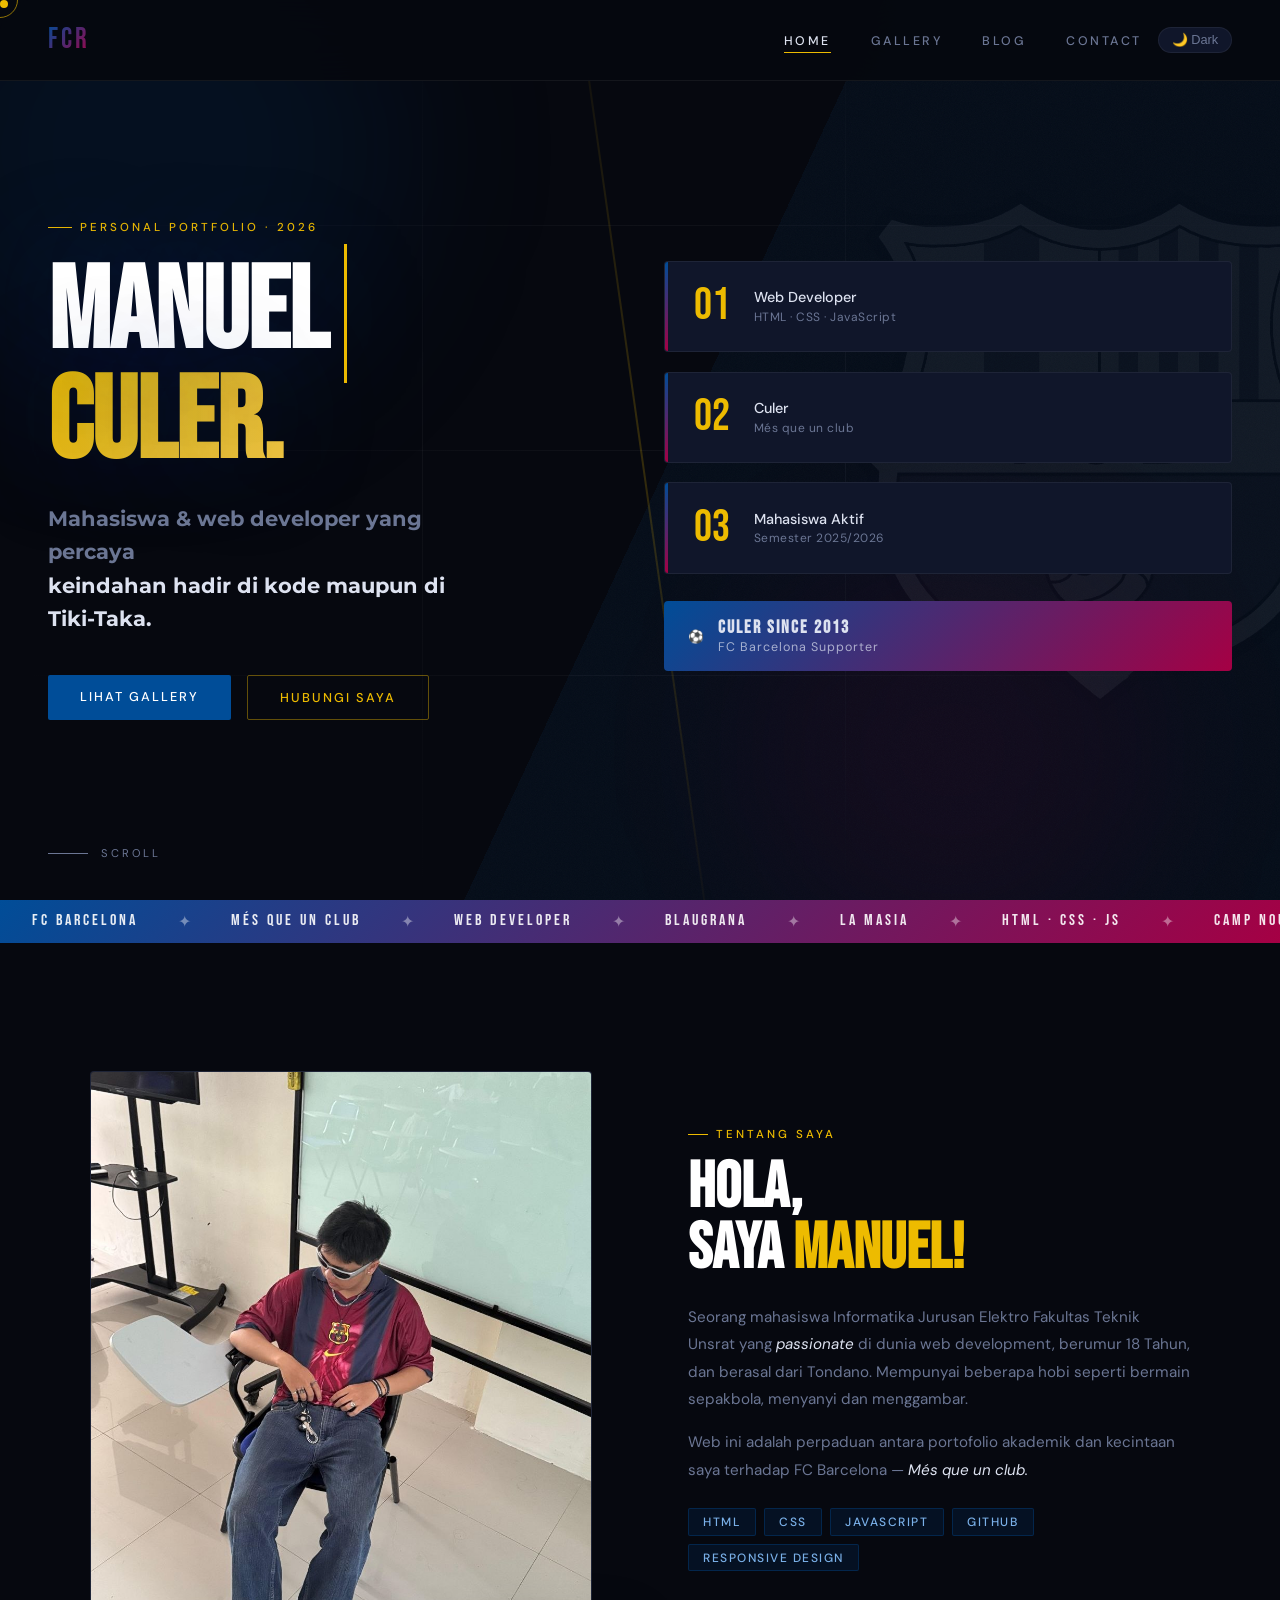
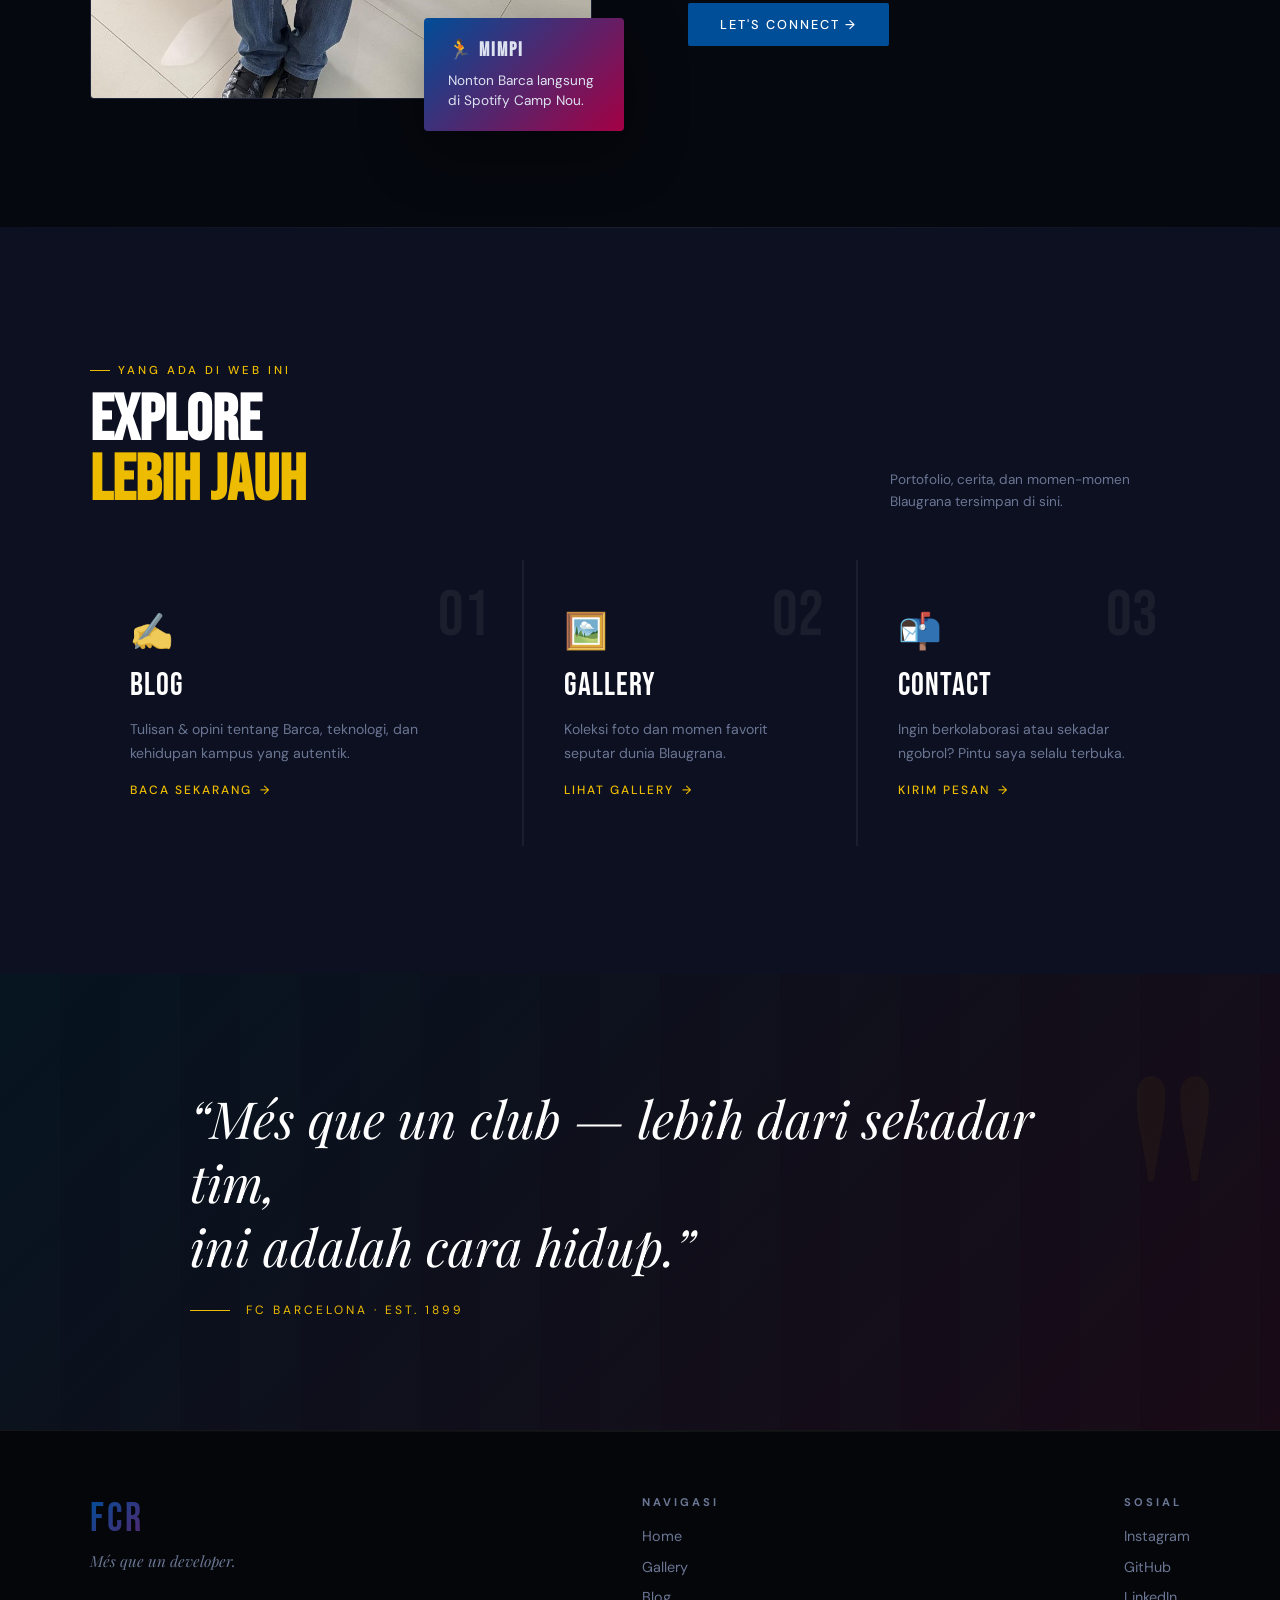
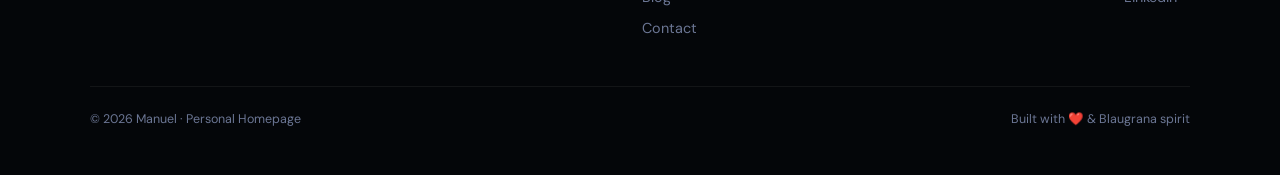
<file: index.html>
<!DOCTYPE html>
<html lang="id">
<head>
  <meta charset="UTF-8"/>
  <meta name="viewport" content="width=device-width, initial-scale=1.0"/>
  <title>Manuel · Més que un Dev</title>
  <link rel="stylesheet" href="style.css"/>
</head>
<body>

<div class="barca-watermark"><img src="img_index/pngwing_com.png" alt="FC Barcelona"/></div>

<!-- NAVBAR -->
<nav class="nav" id="nav">
  <div class="nav-logo">FCR</div>
  <div class="nav-menu">
    <ul class="nav-links" id="navLinks">
      <li><a href="index.html" class="active">Home</a></li>
      <li><a href="gallery.html">Gallery</a></li>
      <li><a href="blog.html">Blog</a></li>
      <li><a href="contact.html">Contact</a></li>
    </ul>
    <button class="theme-toggle" id="themeToggle">🌙 Dark</button>
    <button class="nav-toggle" id="navToggle" aria-label="Menu">
      <span></span><span></span><span></span>
    </button>
  </div>
</nav>

<!-- HERO -->
<section class="hero">
  <div class="hero-bg">
    <div class="pitch-h" style="top:25%"></div>
    <div class="pitch-h" style="top:50%"></div>
    <div class="pitch-h" style="top:75%"></div>
    <div class="pitch-v" style="left:33%"></div>
    <div class="pitch-v" style="left:66%"></div>
    <div class="orb" style="width:500px;height:500px;background:rgba(0,77,152,.12);top:-100px;left:-100px;animation-duration:12s"></div>
    <div class="orb" style="width:400px;height:400px;background:rgba(165,0,68,.08);bottom:-50px;right:10%;animation-duration:9s;animation-direction:alternate-reverse"></div>
  </div>

  <div class="hero-left">
    <p class="hero-eyebrow">Personal Portfolio · 2026</p>
    <h1 class="hero-name">
      <span id="typewriter"></span><span class="tw-cursor">&nbsp;</span>
      <span class="accent">Culer.</span>
    </h1>
    <p class="hero-tagline">
      Mahasiswa &amp; web developer yang percaya<br/>
      <em>keindahan hadir di kode maupun di Tiki-Taka.</em>
    </p>
    <div class="hero-actions">
      <a href="gallery.html" class="btn-prim">Lihat Gallery</a>
      <a href="contact.html" class="btn-ghost">Hubungi Saya</a>
    </div>
  </div>

  <div class="hero-right">
    <div class="stat-card">
      <div class="stat-num">01</div>
      <div class="stat-info">
        <div class="stat-title">Web Developer</div>
        <div class="stat-sub">HTML · CSS · JavaScript</div>
      </div>
    </div>
    <div class="stat-card">
      <div class="stat-num">02</div>
      <div class="stat-info">
        <div class="stat-title">Culer</div>
        <div class="stat-sub">Més que un club</div>
      </div>
    </div>
    <div class="stat-card">
      <div class="stat-num">03</div>
      <div class="stat-info">
        <div class="stat-title">Mahasiswa Aktif</div>
        <div class="stat-sub">Semester 2025/2026</div>
      </div>
    </div>
    <div class="hero-badge">
      <span>&#9917;</span>
      <div><strong>Culer Since 2013</strong><br/><span style="font-size:.78rem;opacity:.7">FC Barcelona Supporter</span></div>
    </div>
  </div>

  <div class="scroll-cue">
    <div class="scroll-line"></div>
    scroll
  </div>
</section>

<!-- MARQUEE -->
<div class="marquee-wrap">
  <div class="marquee-track">
    <span class="marquee-item">FC Barcelona</span><span class="marquee-dot">&#10022;</span>
    <span class="marquee-item">Més que un Club</span><span class="marquee-dot">&#10022;</span>
    <span class="marquee-item">Web Developer</span><span class="marquee-dot">&#10022;</span>
    <span class="marquee-item">Blaugrana</span><span class="marquee-dot">&#10022;</span>
    <span class="marquee-item">La Masia</span><span class="marquee-dot">&#10022;</span>
    <span class="marquee-item">HTML · CSS · JS</span><span class="marquee-dot">&#10022;</span>
    <span class="marquee-item">Camp Nou</span><span class="marquee-dot">&#10022;</span>
    <span class="marquee-item">Culer</span><span class="marquee-dot">&#10022;</span>
    <span class="marquee-item">FC Barcelona</span><span class="marquee-dot">&#10022;</span>
    <span class="marquee-item">Més que un Club</span><span class="marquee-dot">&#10022;</span>
    <span class="marquee-item">Web Developer</span><span class="marquee-dot">&#10022;</span>
    <span class="marquee-item">Blaugrana</span><span class="marquee-dot">&#10022;</span>
    <span class="marquee-item">La Masia</span><span class="marquee-dot">&#10022;</span>
    <span class="marquee-item">HTML · CSS · JS</span><span class="marquee-dot">&#10022;</span>
    <span class="marquee-item">Camp Nou</span><span class="marquee-dot">&#10022;</span>
    <span class="marquee-item">Culer</span><span class="marquee-dot">&#10022;</span>
  </div>
</div>

<!-- ABOUT -->
<section class="about">
  <div class="about-grid">
    <div class="about-img-wrap reveal">
      <div class="about-img-frame">
        <img src="img_index/profile_picture_manu.jpg" alt="Manuel"/>
      </div>
      <div class="about-float">
        <strong>&#127939; Mimpi</strong>
        Nonton Barca langsung di Spotify Camp Nou.
      </div>
    </div>
    <div class="about-content reveal">
      <p class="label-tag">Tentang Saya</p>
      <h2 class="about-h">Hola,<br/>saya <span>Manuel!</span></h2>
      <p class="about-body">
        Seorang mahasiswa Informatika Jurusan Elektro Fakultas Teknik Unsrat yang
        <em>passionate</em> di dunia web development, berumur 18 Tahun, dan berasal dari Tondano.
        Mempunyai beberapa hobi seperti bermain sepakbola, menyanyi dan menggambar.
      </p>
      <p class="about-body">
        Web ini adalah perpaduan antara portofolio akademik dan kecintaan
        saya terhadap FC Barcelona &mdash; <em>Més que un club.</em>
      </p>
      <div class="chips">
        <span class="chip">HTML</span>
        <span class="chip">CSS</span>
        <span class="chip">JavaScript</span>
        <span class="chip">GitHub</span>
        <span class="chip">Responsive Design</span>
      </div>
      <a href="contact.html" class="btn-prim">Let's Connect &rarr;</a>
    </div>
  </div>
</section>

<!-- WORKS -->
<section class="works">
  <div class="works-inner">
    <div class="section-head reveal">
      <div>
        <p class="label-tag" style="margin-bottom:.8rem">Yang Ada di Web Ini</p>
        <h2 class="works-h">Explore<br/><span>Lebih Jauh</span></h2>
      </div>
      <p class="works-sub">Portofolio, cerita, dan momen-momen Blaugrana tersimpan di sini.</p>
    </div>
    <div class="works-grid">
      <a href="blog.html" class="work-item reveal">
        <span class="work-num">01</span>
        <div class="work-icon">&#9997;&#65039;</div>
        <div class="work-title">Blog</div>
        <div class="work-desc">Tulisan &amp; opini tentang Barca, teknologi, dan kehidupan kampus yang autentik.</div>
        <div class="work-link">Baca sekarang</div>
      </a>
      <a href="gallery.html" class="work-item reveal">
        <span class="work-num">02</span>
        <div class="work-icon">&#128444;&#65039;</div>
        <div class="work-title">Gallery</div>
        <div class="work-desc">Koleksi foto dan momen favorit seputar dunia Blaugrana.</div>
        <div class="work-link">Lihat gallery</div>
      </a>
      <a href="contact.html" class="work-item reveal">
        <span class="work-num">03</span>
        <div class="work-icon">&#128236;</div>
        <div class="work-title">Contact</div>
        <div class="work-desc">Ingin berkolaborasi atau sekadar ngobrol? Pintu saya selalu terbuka.</div>
        <div class="work-link">Kirim pesan</div>
      </a>
    </div>
  </div>
</section>

<!-- QUOTE -->
<div class="quote-band">
  <div class="quote-inner">
    <p class="quote-text reveal">
      &ldquo;Més que un club &mdash; lebih dari sekadar tim,<br/>
      ini adalah cara hidup.&rdquo;
    </p>
    <div class="quote-src reveal">
      <span>FC Barcelona &middot; Est. 1899</span>
    </div>
  </div>
</div>

<!-- FOOTER -->
<footer>
  <div class="footer-inner">
    <div class="footer-top">
      <div class="footer-brand">
        <div class="footer-logo">FCR</div>
        <p class="footer-tagline">Més que un developer.</p>
      </div>
      <div class="footer-nav-group">
        <h4>Navigasi</h4>
        <ul class="footer-nav-links">
          <li><a href="index.html">Home</a></li>
          <li><a href="gallery.html">Gallery</a></li>
          <li><a href="blog.html">Blog</a></li>
          <li><a href="contact.html">Contact</a></li>
        </ul>
      </div>
      <div class="footer-nav-group">
        <h4>Sosial</h4>
        <ul class="footer-nav-links">
          <li><a href="#">Instagram</a></li>
          <li><a href="#">GitHub</a></li>
          <li><a href="#">LinkedIn</a></li>
        </ul>
      </div>
    </div>
    <div class="footer-bottom">
      <span>&copy; 2026 Manuel &middot; Personal Homepage</span>
      <span>Built with &#10084;&#65039; &amp; Blaugrana spirit</span>
    </div>
  </div>
</footer>

<script src="script.js"></script>
</body>
</html>
</file>
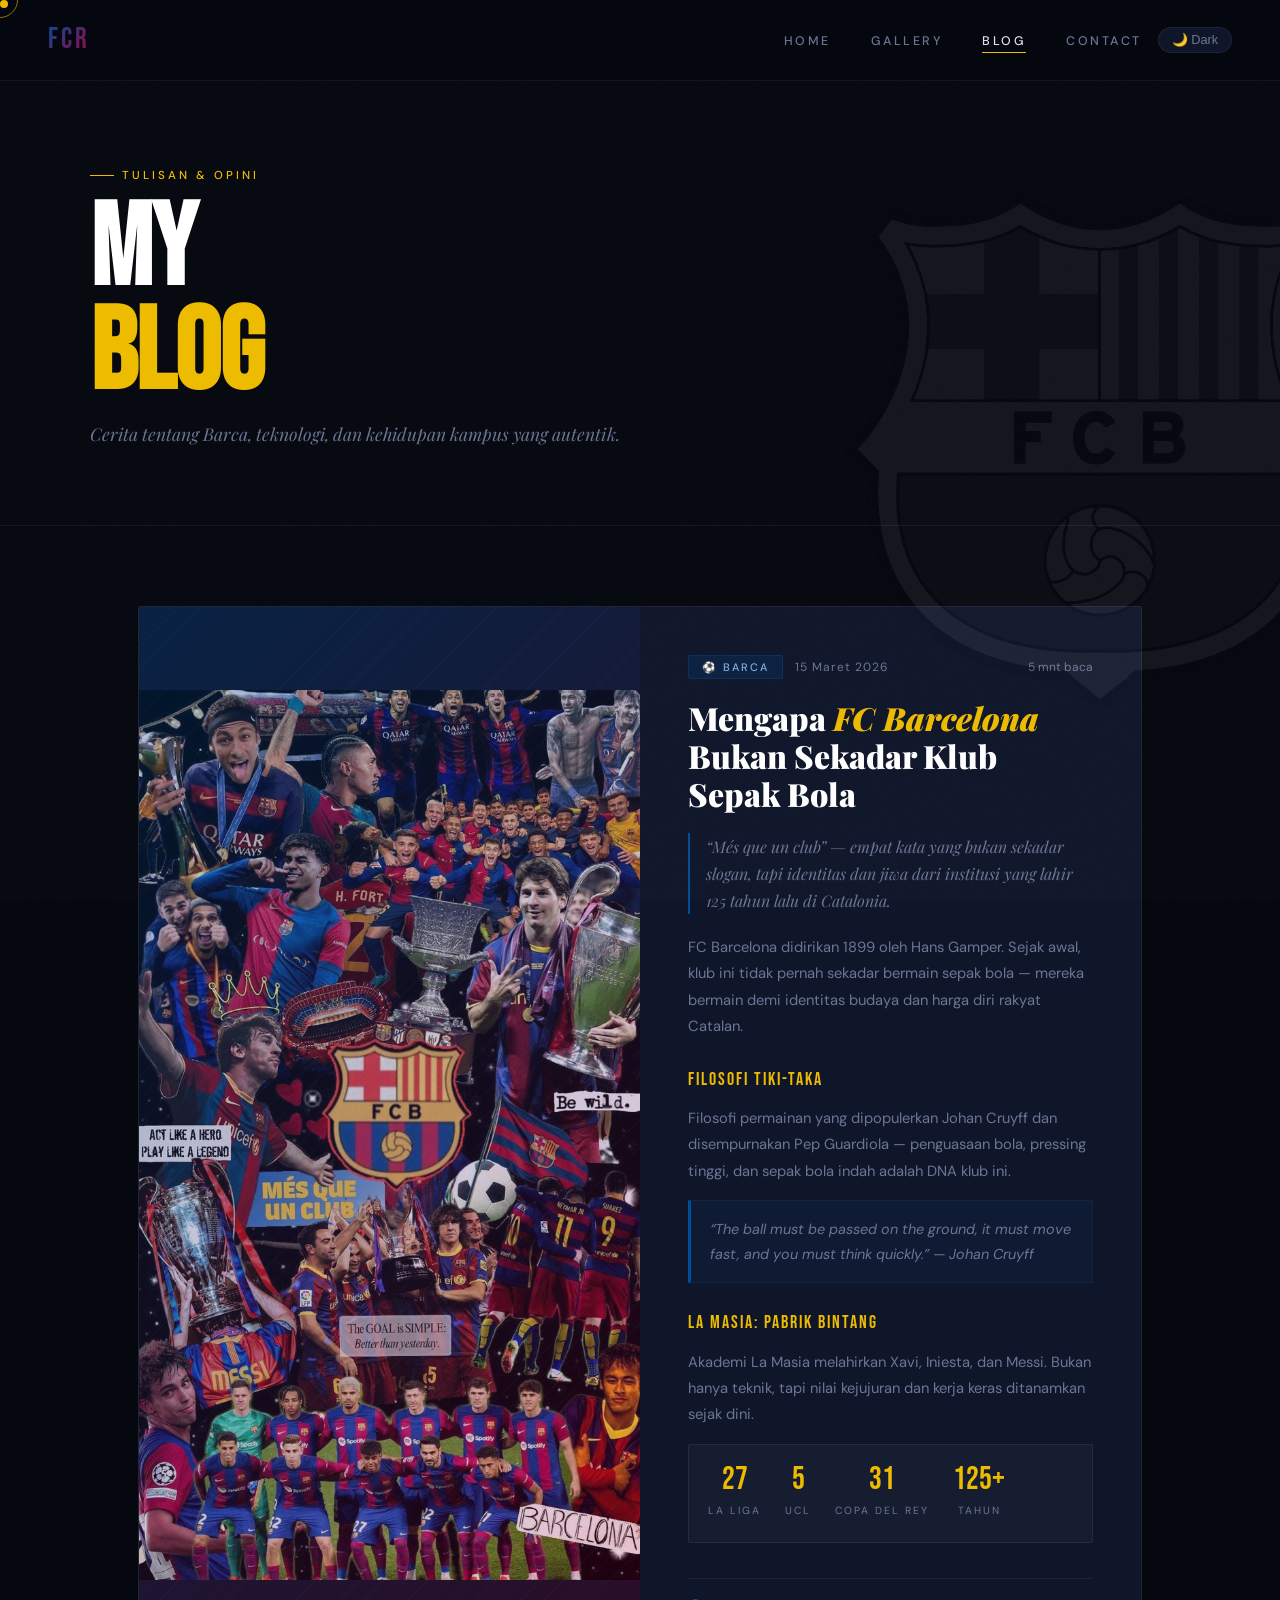
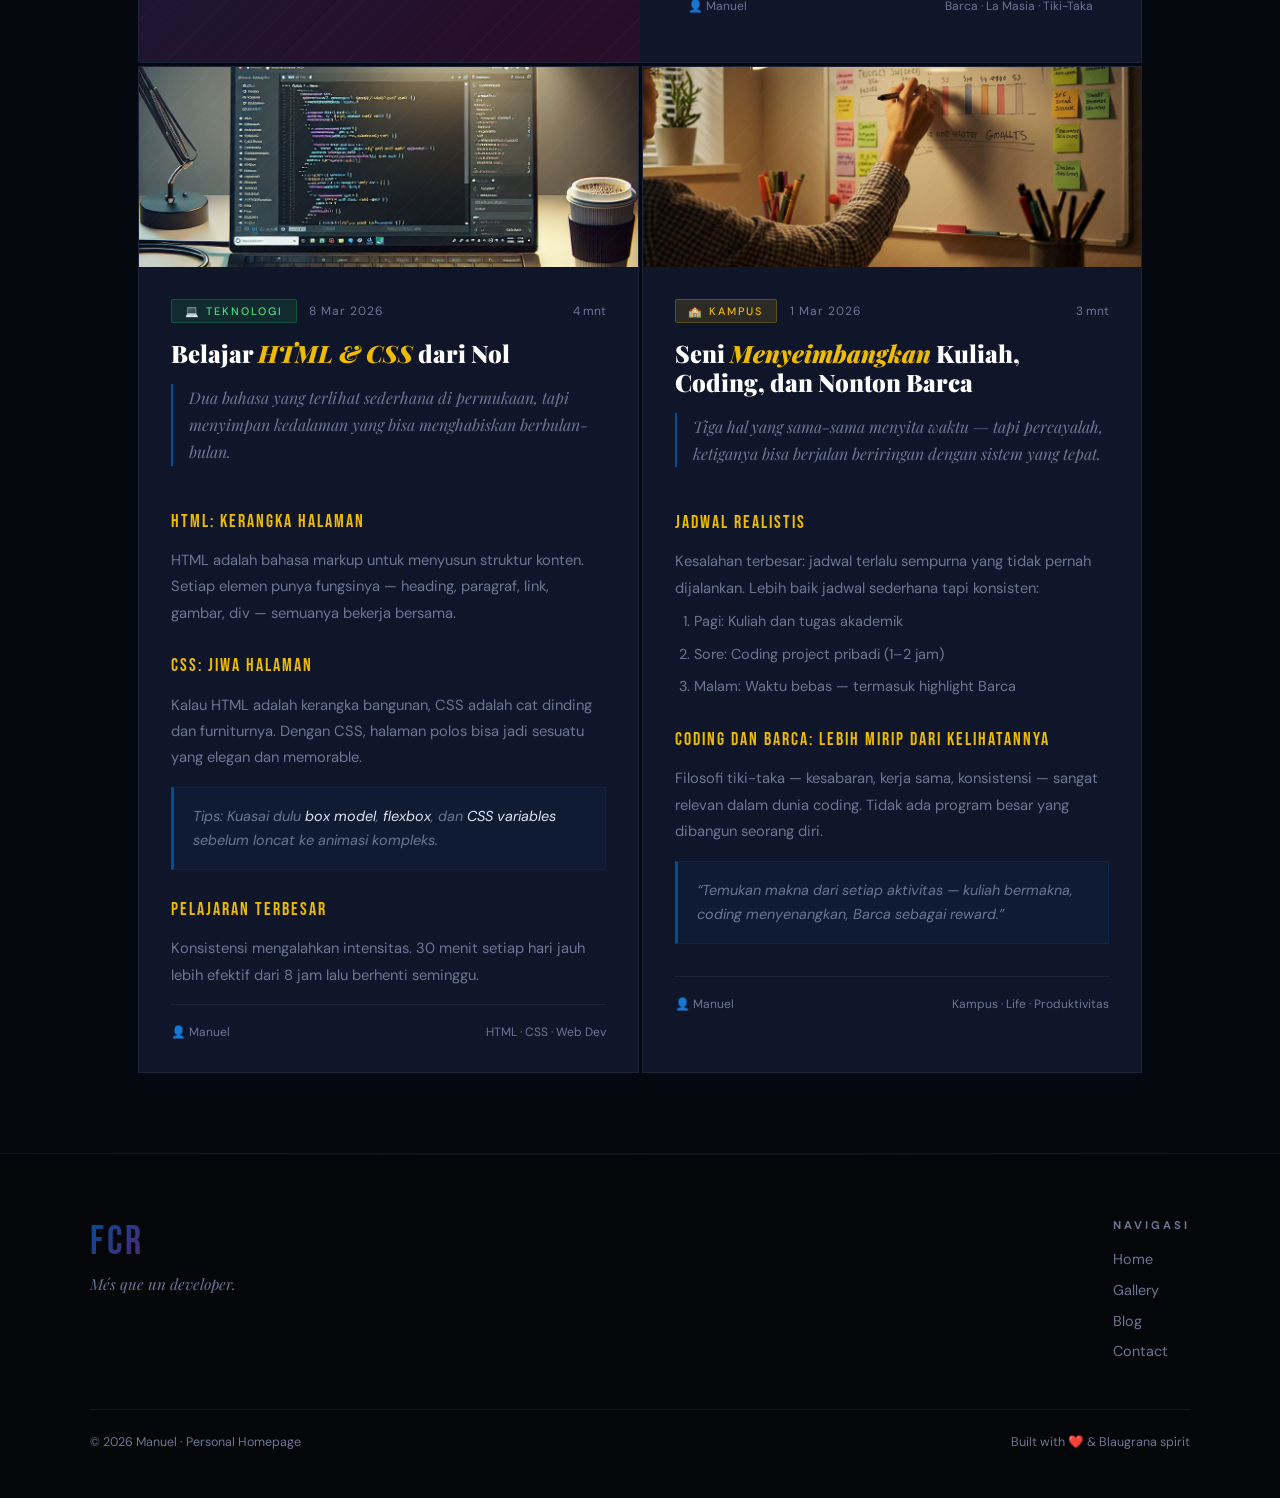
<file: blog.html>
<!DOCTYPE html>
<html lang="id">
<head>
  <meta charset="UTF-8"/>
  <meta name="viewport" content="width=device-width, initial-scale=1.0"/>
  <title>Blog · Manuel</title>
  <link rel="stylesheet" href="style.css"/>
</head>
<body>

<div class="barca-watermark"><img src="img_index/pngwing_com.png" alt="FC Barcelona"/></div>

<!-- NAVBAR -->
<nav class="nav" id="nav">
  <div class="nav-logo">FCR</div>
  <div class="nav-menu">
    <ul class="nav-links" id="navLinks">
      <li><a href="index.html">Home</a></li>
      <li><a href="gallery.html">Gallery</a></li>
      <li><a href="blog.html" class="active">Blog</a></li>
      <li><a href="contact.html">Contact</a></li>
    </ul>
    <button class="theme-toggle" id="themeToggle">🌙 Dark</button>
    <button class="nav-toggle" id="navToggle" aria-label="Menu">
      <span></span><span></span><span></span>
    </button>
  </div>
</nav>

<!-- PAGE HERO -->
<div class="page-hero blog-hero">
  <div class="page-hero-inner">
    <p class="ph-label">Tulisan &amp; Opini</p>
    <h1 class="ph-title">My<br/><span>Blog</span></h1>
    <p class="ph-sub">Cerita tentang Barca, teknologi, dan kehidupan kampus yang autentik.</p>
  </div>
</div>

<!-- BLOG CONTENT -->
<div class="blog-main">

  <!-- ====== ARTIKEL 1 — FEATURED ====== -->
  <div class="article-featured reveal">
    <div class="af-visual">
      <img src="img_index/poster2.jpg" alt="FC Barcelona"/>
    </div>
    <div class="af-body">
      <div class="af-meta">
        <span class="tag tag-barca">&#9917; Barca</span>
        <span class="art-date">15 Maret 2026</span>
        <span class="art-read">5 mnt baca</span>
      </div>
      <h2 class="af-title">Mengapa <span>FC Barcelona</span> Bukan Sekadar Klub Sepak Bola</h2>
      <p class="af-lead">
        &ldquo;M&eacute;s que un club&rdquo; &mdash; empat kata yang bukan sekadar slogan,
        tapi identitas dan jiwa dari institusi yang lahir 125 tahun lalu di Catalonia.
      </p>
      <div class="art-body">
        <p>FC Barcelona didirikan 1899 oleh Hans Gamper. Sejak awal, klub ini tidak pernah sekadar bermain sepak bola &mdash; mereka bermain demi identitas budaya dan harga diri rakyat Catalan.</p>
        <p class="art-h3">Filosofi Tiki-Taka</p>
        <p>Filosofi permainan yang dipopulerkan Johan Cruyff dan disempurnakan Pep Guardiola &mdash; penguasaan bola, pressing tinggi, dan sepak bola indah adalah DNA klub ini.</p>
        <div class="art-block">
          &ldquo;The ball must be passed on the ground, it must move fast, and you must think quickly.&rdquo; &mdash; Johan Cruyff
        </div>
        <p class="art-h3">La Masia: Pabrik Bintang</p>
        <p>Akademi La Masia melahirkan Xavi, Iniesta, dan Messi. Bukan hanya teknik, tapi nilai kejujuran dan kerja keras ditanamkan sejak dini.</p>
        <div class="art-stats">
          <div class="s-item"><span class="s-num">27</span><span class="s-lbl">La Liga</span></div>
          <div class="s-item"><span class="s-num">5</span><span class="s-lbl">UCL</span></div>
          <div class="s-item"><span class="s-num">31</span><span class="s-lbl">Copa del Rey</span></div>
          <div class="s-item"><span class="s-num">125+</span><span class="s-lbl">Tahun</span></div>
        </div>
      </div>
      <div class="art-footer">
        <span>&#128100; Manuel</span>
        <span>Barca &middot; La Masia &middot; Tiki-Taka</span>
      </div>
    </div>
  </div>

  <!-- ====== ARTIKEL 2 & 3 ====== -->
  <div class="articles-row">

    <!-- ARTIKEL 2 -->
    <div class="article-card reveal">
      <div class="ac-visual" style="background:linear-gradient(135deg,rgba(0,77,152,.15),rgba(34,197,94,.05))">
        <img src="img_index/programming.jpg" alt="Programming"/>
      </div>
      <div class="ac-body">
        <div class="af-meta">
          <span class="tag tag-tech">&#128187; Teknologi</span>
          <span class="art-date">8 Mar 2026</span>
          <span class="art-read">4 mnt</span>
        </div>
        <h2 class="ac-title">Belajar <span>HTML &amp; CSS</span> dari Nol</h2>
        <p class="af-lead">Dua bahasa yang terlihat sederhana di permukaan, tapi menyimpan kedalaman yang bisa menghabiskan berbulan-bulan.</p>
        <div class="art-body">
          <p class="art-h3">HTML: Kerangka Halaman</p>
          <p>HTML adalah bahasa markup untuk menyusun struktur konten. Setiap elemen punya fungsinya &mdash; heading, paragraf, link, gambar, div &mdash; semuanya bekerja bersama.</p>
          <p class="art-h3">CSS: Jiwa Halaman</p>
          <p>Kalau HTML adalah kerangka bangunan, CSS adalah cat dinding dan furniturnya. Dengan CSS, halaman polos bisa jadi sesuatu yang elegan dan memorable.</p>
          <div class="art-block">
            Tips: Kuasai dulu <em>box model</em>, <em>flexbox</em>, dan <em>CSS variables</em> sebelum loncat ke animasi kompleks.
          </div>
          <p class="art-h3">Pelajaran Terbesar</p>
          <p>Konsistensi mengalahkan intensitas. 30 menit setiap hari jauh lebih efektif dari 8 jam lalu berhenti seminggu.</p>
        </div>
        <div class="art-footer">
          <span>&#128100; Manuel</span>
          <span>HTML &middot; CSS &middot; Web Dev</span>
        </div>
      </div>
    </div>

    <!-- ARTIKEL 3 -->
    <div class="article-card reveal">
      <div class="ac-visual" style="background:linear-gradient(135deg,rgba(237,187,0,.08),rgba(165,0,68,.08))">
        <img src="img_index/study.jpg" alt="Study"/>
      </div>
      <div class="ac-body">
        <div class="af-meta">
          <span class="tag tag-life">&#127979; Kampus</span>
          <span class="art-date">1 Mar 2026</span>
          <span class="art-read">3 mnt</span>
        </div>
        <h2 class="ac-title">Seni <span>Menyeimbangkan</span> Kuliah, Coding, dan Nonton Barca</h2>
        <p class="af-lead">Tiga hal yang sama-sama menyita waktu &mdash; tapi percayalah, ketiganya bisa berjalan beriringan dengan sistem yang tepat.</p>
        <div class="art-body">
          <p class="art-h3">Jadwal Realistis</p>
          <p>Kesalahan terbesar: jadwal terlalu sempurna yang tidak pernah dijalankan. Lebih baik jadwal sederhana tapi konsisten:</p>
          <ol class="art-ol">
            <li>Pagi: Kuliah dan tugas akademik</li>
            <li>Sore: Coding project pribadi (1&ndash;2 jam)</li>
            <li>Malam: Waktu bebas &mdash; termasuk highlight Barca</li>
          </ol>
          <p class="art-h3">Coding dan Barca: Lebih Mirip dari Kelihatannya</p>
          <p>Filosofi tiki-taka &mdash; kesabaran, kerja sama, konsistensi &mdash; sangat relevan dalam dunia coding. Tidak ada program besar yang dibangun seorang diri.</p>
          <div class="art-block">
            &ldquo;Temukan makna dari setiap aktivitas &mdash; kuliah bermakna, coding menyenangkan, Barca sebagai reward.&rdquo;
          </div>
        </div>
        <div class="art-footer">
          <span>&#128100; Manuel</span>
          <span>Kampus &middot; Life &middot; Produktivitas</span>
        </div>
      </div>
    </div>

  </div>

</div>

<!-- FOOTER -->
<footer>
  <div class="footer-inner">
    <div class="footer-top">
      <div><div class="footer-logo">FCR</div><p class="footer-tagline">M&eacute;s que un developer.</p></div>
      <div class="footer-nav-group">
        <h4>Navigasi</h4>
        <ul class="footer-nav-links">
          <li><a href="index.html">Home</a></li>
          <li><a href="gallery.html">Gallery</a></li>
          <li><a href="blog.html">Blog</a></li>
          <li><a href="contact.html">Contact</a></li>
        </ul>
      </div>
    </div>
    <div class="footer-bottom">
      <span>&copy; 2026 Manuel &middot; Personal Homepage</span>
      <span>Built with &#10084;&#65039; &amp; Blaugrana spirit</span>
    </div>
  </div>
</footer>

<script src="script.js"></script>
</body>
</html>
</file>
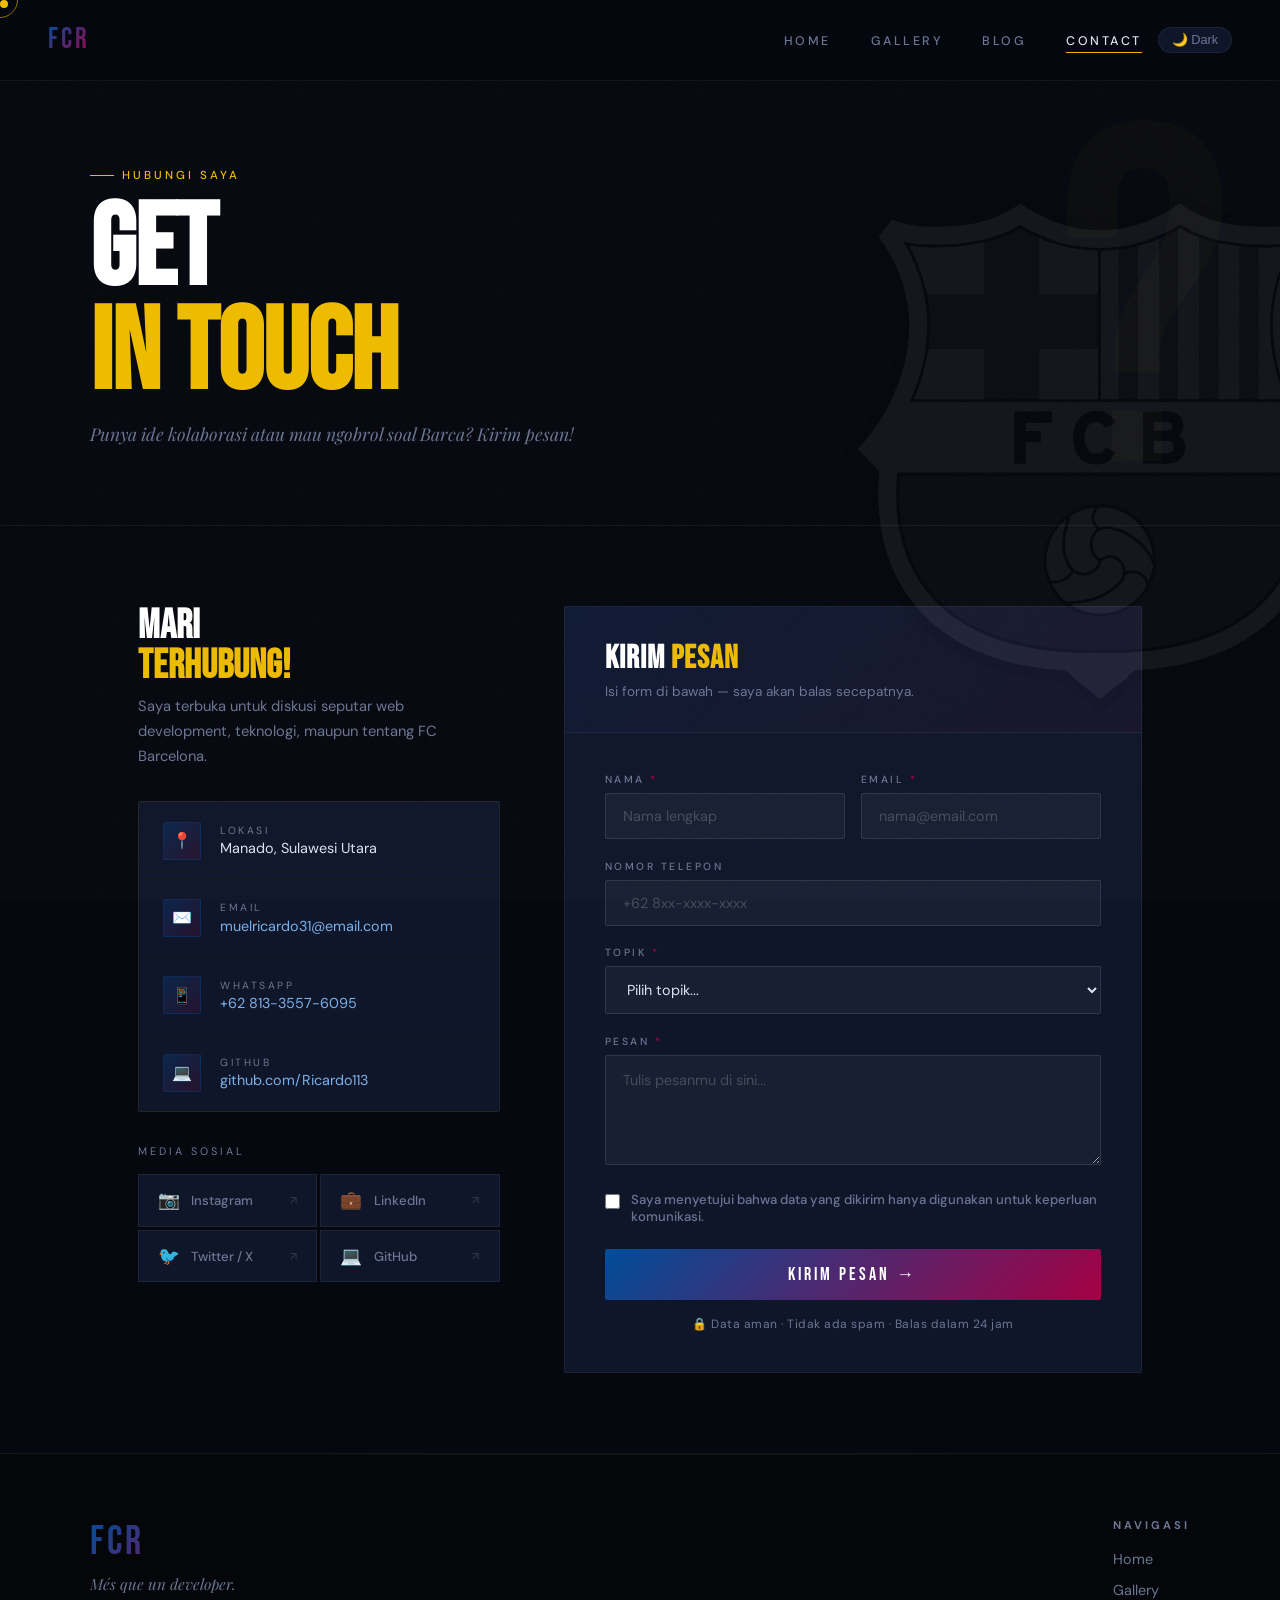
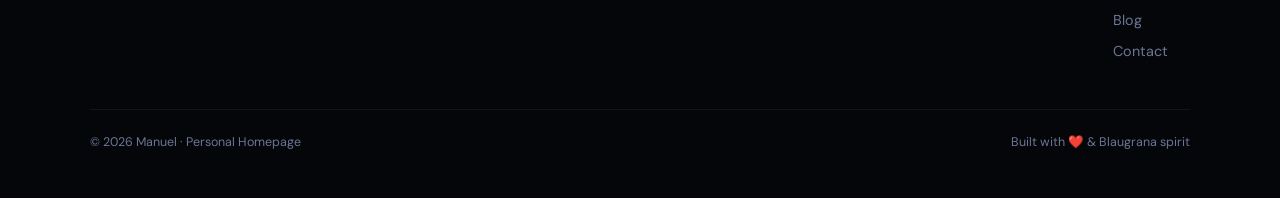
<file: contact.html>
<!DOCTYPE html>
<html lang="id">
<head>
  <meta charset="UTF-8"/>
  <meta name="viewport" content="width=device-width, initial-scale=1.0"/>
  <title>Contact · Manuel</title>
  <link rel="stylesheet" href="style.css"/>
</head>
<body>

<div class="barca-watermark"><img src="img_index/pngwing_com.png" alt="FC Barcelona"/></div>

<!-- NAVBAR -->
<nav class="nav" id="nav">
  <div class="nav-logo">FCR</div>
  <div class="nav-menu">
    <ul class="nav-links" id="navLinks">
      <li><a href="index.html">Home</a></li>
      <li><a href="gallery.html">Gallery</a></li>
      <li><a href="blog.html">Blog</a></li>
      <li><a href="contact.html" class="active">Contact</a></li>
    </ul>
    <button class="theme-toggle" id="themeToggle">🌙 Dark</button>
    <button class="nav-toggle" id="navToggle" aria-label="Menu">
      <span></span><span></span><span></span>
    </button>
  </div>
</nav>

<!-- PAGE HERO -->
<div class="page-hero contact-hero">
  <div class="page-hero-inner">
    <p class="ph-label">Hubungi Saya</p>
    <h1 class="ph-title">Get<br/><span>in Touch</span></h1>
    <p class="ph-sub">Punya ide kolaborasi atau mau ngobrol soal Barca? Kirim pesan!</p>
  </div>
</div>

<!-- CONTACT CONTENT -->
<div class="contact-main">
  <div class="contact-grid">

    <!-- INFO SIDE -->
    <div class="info-side reveal">
      <h2 class="info-heading">Mari<br/><span>Terhubung!</span></h2>
      <p class="info-sub">Saya terbuka untuk diskusi seputar web development, teknologi, maupun tentang FC Barcelona.</p>

      <div class="info-list">
        <div class="info-row">
          <div class="info-ico">&#128205;</div>
          <div class="info-row-content">
            <div class="info-row-label">Lokasi</div>
            <div class="info-row-val">Manado, Sulawesi Utara</div>
          </div>
        </div>
        <div class="info-row">
          <div class="info-ico">&#9993;&#65039;</div>
          <div class="info-row-content">
            <div class="info-row-label">Email</div>
            <div class="info-row-val"><a href="mailto:muelricardo31@email.com">muelricardo31@email.com</a></div>
          </div>
        </div>
        <div class="info-row">
          <div class="info-ico">&#128241;</div>
          <div class="info-row-content">
            <div class="info-row-label">WhatsApp</div>
            <div class="info-row-val"><a href="https://wa.me/6281335576095" target="_blank">+62 813-3557-6095</a></div>
          </div>
        </div>
        <div class="info-row">
          <div class="info-ico">&#128187;</div>
          <div class="info-row-content">
            <div class="info-row-label">GitHub</div>
            <div class="info-row-val"><a href="https://github.com/Ricardo113" target="_blank">github.com/Ricardo113</a></div>
          </div>
        </div>
      </div>

      <p class="social-heading">Media Sosial</p>
      <div class="social-grid">
        <a href="#" class="social-btn"><span class="s-ico">&#128247;</span><span class="s-name">Instagram</span><span class="s-arr">&#8599;</span></a>
        <a href="#" class="social-btn"><span class="s-ico">&#128188;</span><span class="s-name">LinkedIn</span><span class="s-arr">&#8599;</span></a>
        <a href="#" class="social-btn"><span class="s-ico">&#128038;</span><span class="s-name">Twitter / X</span><span class="s-arr">&#8599;</span></a>
        <a href="https://github.com/Ricardo113" target="_blank" class="social-btn"><span class="s-ico">&#128187;</span><span class="s-name">GitHub</span><span class="s-arr">&#8599;</span></a>
      </div>
    </div>

    <!-- FORM SIDE -->
    <div class="form-side reveal">
      <div class="form-card">
        <div class="form-header">
          <h2>Kirim <span>Pesan</span></h2>
          <p>Isi form di bawah &mdash; saya akan balas secepatnya.</p>
        </div>
        <div class="form-body">
          <form id="contactForm" action="#" method="post" novalidate>

            <div class="fg fg-row">
              <div>
                <label for="nama">Nama <span class="req">*</span></label>
                <input type="text" id="nama" name="nama" placeholder="Nama lengkap"/>
                <p class="field-msg" id="namaMsg"></p>
              </div>
              <div>
                <label for="email">Email <span class="req">*</span></label>
                <input type="email" id="email" name="email" placeholder="nama@email.com"/>
                <p class="field-msg" id="emailMsg"></p>
              </div>
            </div>

            <div class="fg">
              <label for="telp">Nomor Telepon</label>
              <input type="tel" id="telp" name="telp" placeholder="+62 8xx-xxxx-xxxx"/>
              <p class="field-msg" id="telpMsg"></p>
            </div>

            <div class="fg">
              <label for="topik">Topik <span class="req">*</span></label>
              <select id="topik" name="topik">
                <option value="" disabled selected>Pilih topik...</option>
                <option value="kolaborasi">&#128101; Kolaborasi Project</option>
                <option value="webdev">&#128187; Diskusi Web Development</option>
                <option value="barca">&#9917; Ngobrol soal FC Barcelona</option>
                <option value="lainnya">&#128172; Lainnya</option>
              </select>
              <p class="field-msg" id="topikMsg"></p>
            </div>

            <div class="fg">
              <label for="pesan">Pesan <span class="req">*</span></label>
              <textarea id="pesan" name="pesan" placeholder="Tulis pesanmu di sini..."></textarea>
              <p class="field-msg" id="pesanMsg"></p>
            </div>

            <div class="check-row">
              <input type="checkbox" id="setuju" name="setuju"/>
              <label for="setuju">Saya menyetujui bahwa data yang dikirim hanya digunakan untuk keperluan komunikasi.</label>
            </div>
            <p class="field-msg" id="setujuMsg"></p>

            <button type="submit" class="btn-submit" id="submitBtn">Kirim Pesan &rarr;</button>
            <p class="form-note">&#128274; Data aman &middot; Tidak ada spam &middot; Balas dalam 24 jam</p>

            <!-- Success message -->
            <div class="form-success" id="formSuccess">
              &#9989; Pesan berhasil dikirim! Saya akan membalas dalam 24 jam. Terima kasih!
            </div>

          </form>
        </div>
      </div>
    </div>

  </div>
</div>

<!-- FOOTER -->
<footer>
  <div class="footer-inner">
    <div class="footer-top">
      <div><div class="footer-logo">FCR</div><p class="footer-tagline">M&eacute;s que un developer.</p></div>
      <div class="footer-nav-group">
        <h4>Navigasi</h4>
        <ul class="footer-nav-links">
          <li><a href="index.html">Home</a></li>
          <li><a href="gallery.html">Gallery</a></li>
          <li><a href="blog.html">Blog</a></li>
          <li><a href="contact.html">Contact</a></li>
        </ul>
      </div>
    </div>
    <div class="footer-bottom">
      <span>&copy; 2026 Manuel &middot; Personal Homepage</span>
      <span>Built with &#10084;&#65039; &amp; Blaugrana spirit</span>
    </div>
  </div>
</footer>

<script src="script.js"></script>
</body>
</html>
</file>
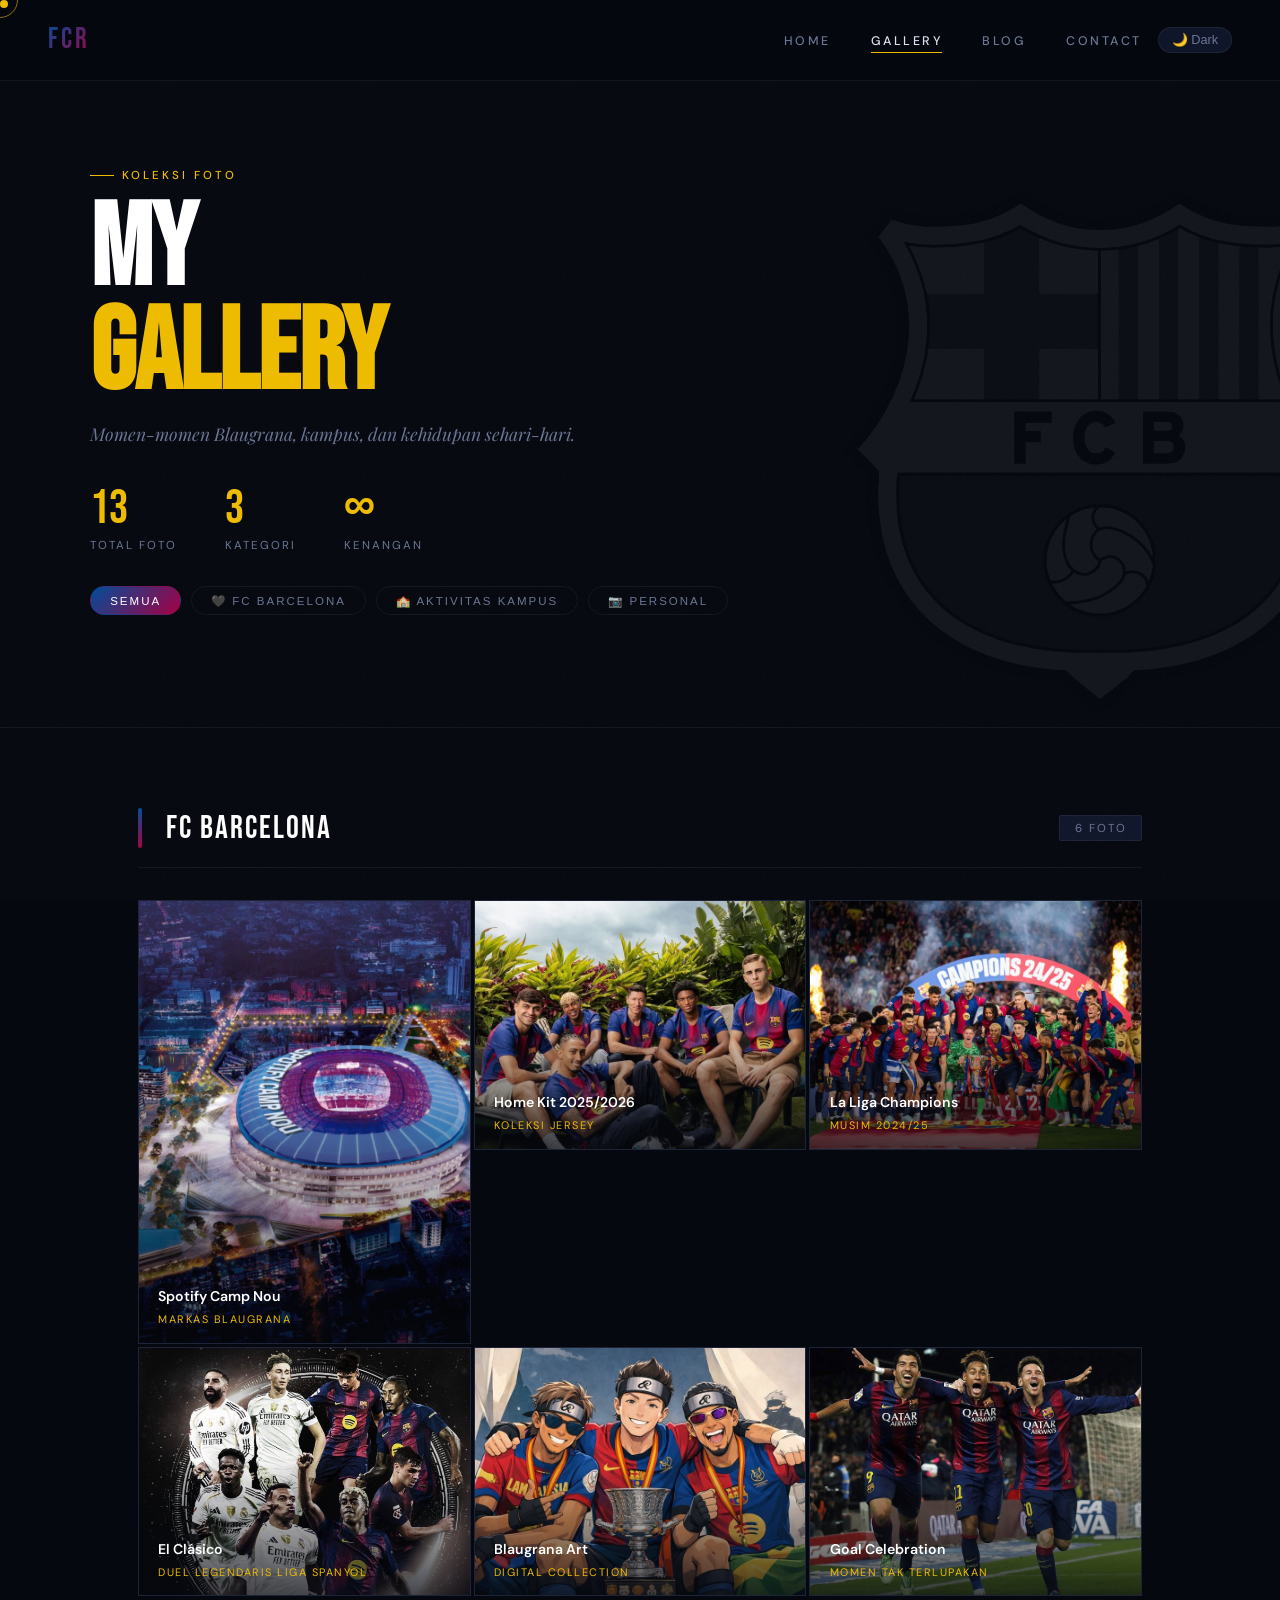
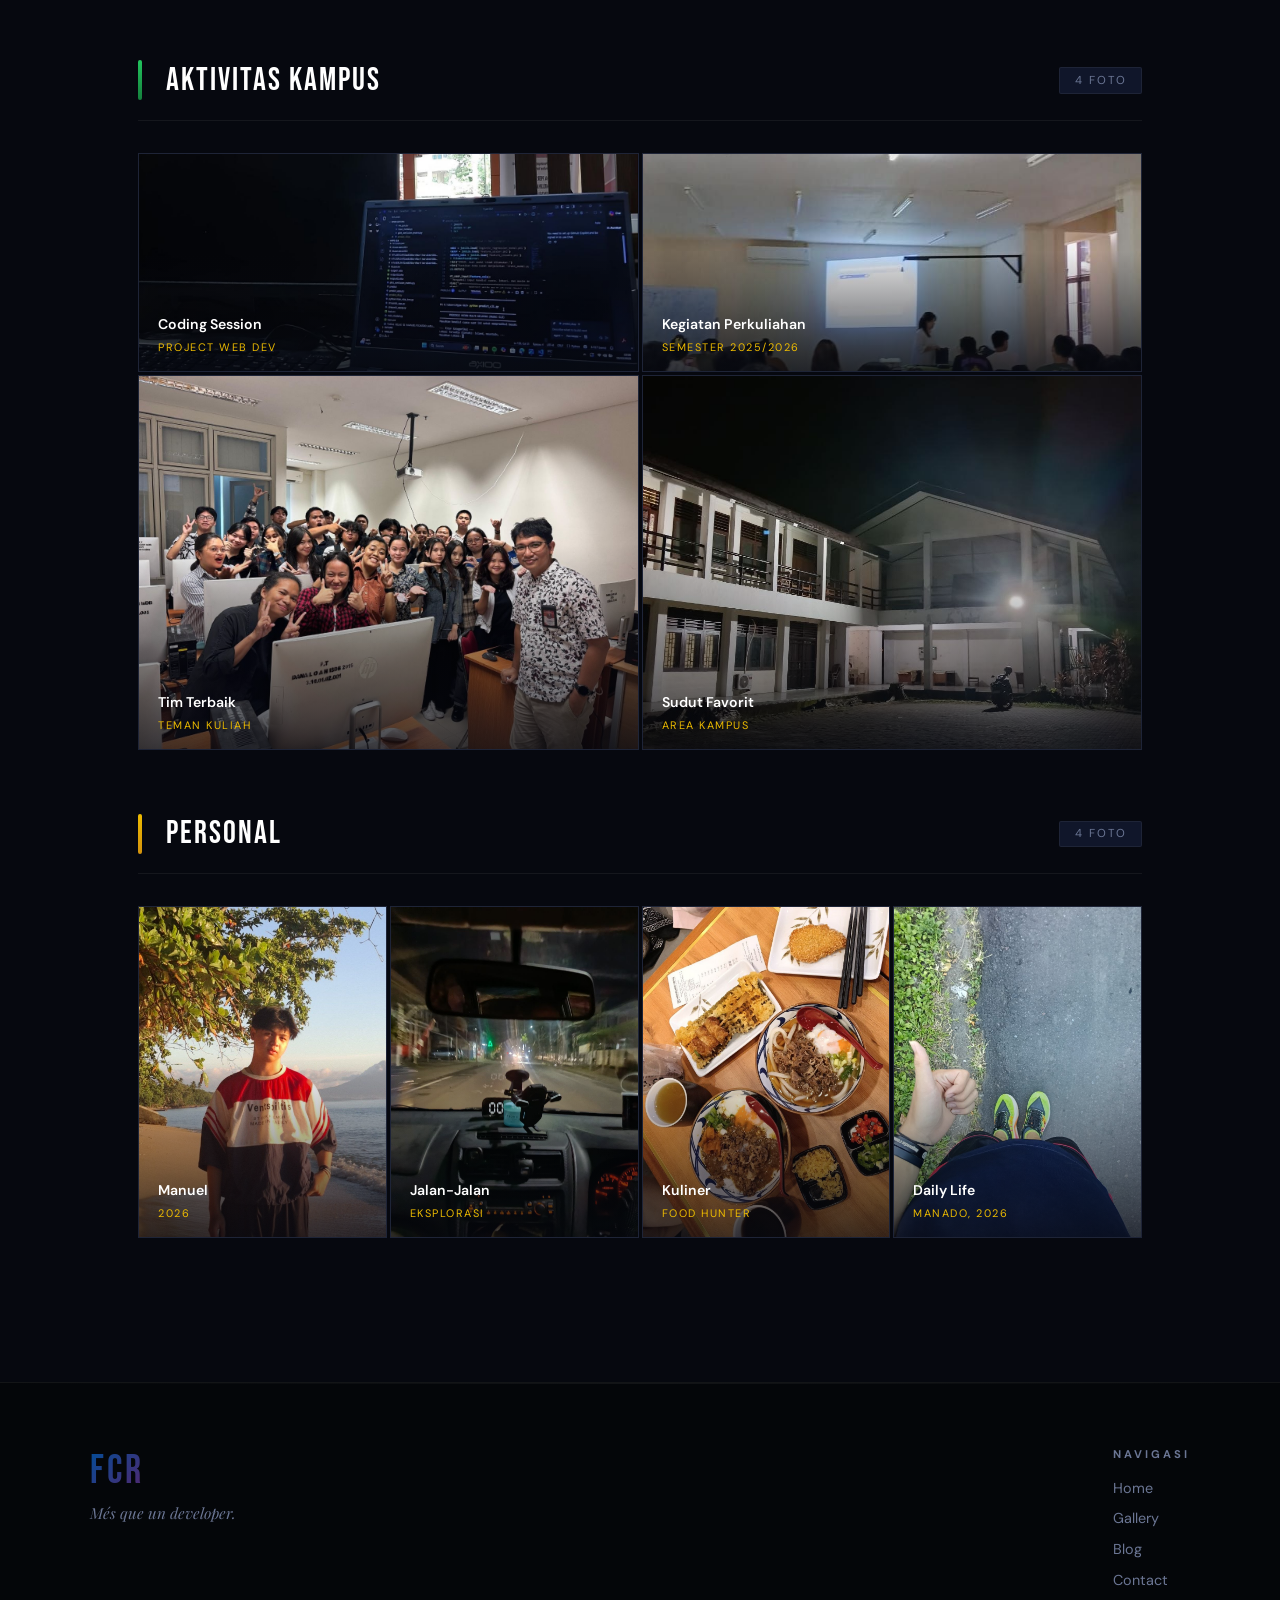
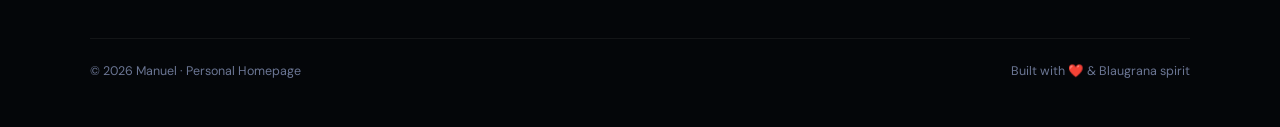
<file: gallery.html>
<!DOCTYPE html>
<html lang="id">
<head>
  <meta charset="UTF-8"/>
  <meta name="viewport" content="width=device-width, initial-scale=1.0"/>
  <title>Gallery · Manuel</title>
  <link rel="stylesheet" href="style.css"/>
</head>
<body>

<div class="barca-watermark"><img src="img_index/pngwing_com.png" alt="FC Barcelona"/></div>

<!-- NAVBAR -->
<nav class="nav" id="nav">
  <div class="nav-logo">FCR</div>
  <div class="nav-menu">
    <ul class="nav-links" id="navLinks">
      <li><a href="index.html">Home</a></li>
      <li><a href="gallery.html" class="active">Gallery</a></li>
      <li><a href="blog.html">Blog</a></li>
      <li><a href="contact.html">Contact</a></li>
    </ul>
    <button class="theme-toggle" id="themeToggle">🌙 Dark</button>
    <button class="nav-toggle" id="navToggle" aria-label="Menu">
      <span></span><span></span><span></span>
    </button>
  </div>
</nav>

<!-- PAGE HERO -->
<div class="page-hero gallery-hero">
  <div class="page-hero-inner">
    <p class="ph-label">Koleksi Foto</p>
    <h1 class="ph-title">My<br/><span>Gallery</span></h1>
    <p class="ph-sub">Momen-momen Blaugrana, kampus, dan kehidupan sehari-hari.</p>
    <div class="count-row">
      <div class="count-item"><span class="count-num">13</span><span class="count-lbl">Total Foto</span></div>
      <div class="count-item"><span class="count-num">3</span><span class="count-lbl">Kategori</span></div>
      <div class="count-item"><span class="count-num">&#8734;</span><span class="count-lbl">Kenangan</span></div>
    </div>

    <!-- FILTER BUTTONS -->
    <div class="filter-bar">
      <button class="filter-btn active" data-filter="all">Semua</button>
      <button class="filter-btn" data-filter="barca">&#128420; FC Barcelona</button>
      <button class="filter-btn" data-filter="kampus">&#127979; Aktivitas Kampus</button>
      <button class="filter-btn" data-filter="personal">&#128247; Personal</button>
    </div>
  </div>
</div>

<!-- GALLERY -->
<div class="gallery-main">

  <!-- CAT 1: FC BARCELONA -->
  <div class="g-category reveal" data-cat="barca">
    <div class="cat-head">
      <div class="cat-bar"></div>
      <div class="cat-name">FC Barcelona</div>
      <div class="cat-cnt">6 foto</div>
    </div>
    <div class="gallery-grid g3">

      <!-- FOTO 1 — Ganti: hapus g-ph, ganti dengan <img src="img_index/namafile.jpg" alt="deskripsi"/> -->
      <div class="g-item tall">
        <img src="img_index/stadium.jpg" alt="Spotify Camp Nou"/>
        <div class="g-overlay"></div>
        <div class="g-caption"><strong>Spotify Camp Nou</strong><span>Markas Blaugrana</span></div>
      </div>

      <!-- FOTO 2 -->
      <div class="g-item">
        <img src="img_index/jerseyy.jpg" alt="Home Kit 2025/2026"/>
        <div class="g-overlay"></div>
        <div class="g-caption"><strong>Home Kit 2025/2026</strong><span>Koleksi Jersey</span></div>
      </div>

      <!-- FOTO 3 -->
      <div class="g-item">
        <img src="img_index/champion.jpg" alt="La Liga Champions"/>
        <div class="g-overlay"></div>
        <div class="g-caption"><strong>La Liga Champions</strong><span>Musim 2024/25</span></div>
      </div>

      <!-- FOTO 4 — Ganti: hapus g-ph, ganti dengan <img src="img_index/namafile.jpg" alt="deskripsi"/> -->
      <div class="g-item">
        <img src="img_index/elclasico.png" alt="El Clasico"/>
        <div class="g-overlay"></div>
        <div class="g-caption"><strong>El Cl&aacute;sico</strong><span>Duel Legendaris Liga Spanyol</span></div>
      </div>

      <!-- FOTO 5 -->
      <div class="g-item">
        <img src="img_index/arte.jpg" alt="Digital Art"/>
        <div class="g-overlay"></div>
        <div class="g-caption"><strong>Blaugrana Art</strong><span>Digital Collection</span></div>
      </div>

      <!-- FOTO 6 -->
      <div class="g-item">
        <img src="img_index/celebration.jpg" alt="MSN"/>
        <div class="g-overlay"></div>
        <div class="g-caption"><strong>Goal Celebration</strong><span>Momen Tak Terlupakan</span></div>
      </div>

    </div>
  </div>

  <!-- CAT 2: AKTIVITAS KAMPUS -->
  <div class="g-category reveal" data-cat="kampus">
    <div class="cat-head">
      <div class="cat-bar" style="background:linear-gradient(to bottom,#22c55e,#15803d)"></div>
      <div class="cat-name">Aktivitas Kampus</div>
      <div class="cat-cnt">4 foto</div>
    </div>
    <div class="gallery-grid g2">

      <!-- FOTO 7 -->
      <div class="g-item wide">
        <img src="img_index/coding.jpg" alt="Coding Session"/>
        <div class="g-overlay"></div>
        <div class="g-caption"><strong>Coding Session</strong><span>Project Web Dev</span></div>
      </div>

      <!-- FOTO 8 -->
      <div class="g-item wide">
        <img src="img_index/perkuliahan.jpg" alt="Perkuliahan"/>
        <div class="g-overlay"></div>
        <div class="g-caption"><strong>Kegiatan Perkuliahan</strong><span>Semester 2025/2026</span></div>
      </div>

      <!-- FOTO 9 -->
      <div class="g-item">
        <img src="img_index/friends.jpg" alt="Teman Kuliah"/>
        <div class="g-overlay"></div>
        <div class="g-caption"><strong>Tim Terbaik</strong><span>Teman Kuliah</span></div>
      </div>

      <!-- FOTO 10 -->
      <div class="g-item">
        <img src="img_index/sudut.jpg" alt="Sudut Kampus"/>
        <div class="g-overlay"></div>
        <div class="g-caption"><strong>Sudut Favorit</strong><span>Area Kampus</span></div>
      </div>

    </div>
  </div>

  <!-- CAT 3: PERSONAL -->
  <div class="g-category reveal" data-cat="personal">
    <div class="cat-head">
      <div class="cat-bar" style="background:linear-gradient(to bottom,#EDBB00,#d4930d)"></div>
      <div class="cat-name">Personal</div>
      <div class="cat-cnt">4 foto</div>
    </div>
    <div class="gallery-grid g4">

      <!-- FOTO 11 -->
      <div class="g-item tall">
        <img src="img_index/nuwel.jpg" alt="Manuel"/>
        <div class="g-overlay"></div>
        <div class="g-caption"><strong>Manuel</strong><span>2026</span></div>
      </div>

      <!-- FOTO 12 -->
      <div class="g-item tall">
        <img src="img_index/jalan.jpg" alt="Jalan-Jalan"/>
        <div class="g-overlay"></div>
        <div class="g-caption"><strong>Jalan-Jalan</strong><span>Eksplorasi</span></div>
      </div>

      <!-- FOTO 13 -->
      <div class="g-item tall">
        <img src="img_index/kuliner.jpg" alt="Kuliner"/>
        <div class="g-overlay"></div>
        <div class="g-caption"><strong>Kuliner</strong><span>Food Hunter</span></div>
      </div>

      <!-- FOTO 14 -->
      <div class="g-item tall">
        <img src="img_index/daily.jpg" alt="Daily Life"/>
        <div class="g-overlay"></div>
        <div class="g-caption"><strong>Daily Life</strong><span>Manado, 2026</span></div>
      </div>

    </div>
  </div>

</div>

<!-- FOOTER -->
<footer>
  <div class="footer-inner">
    <div class="footer-top">
      <div><div class="footer-logo">FCR</div><p class="footer-tagline">Més que un developer.</p></div>
      <div class="footer-nav-group">
        <h4>Navigasi</h4>
        <ul class="footer-nav-links">
          <li><a href="index.html">Home</a></li>
          <li><a href="gallery.html">Gallery</a></li>
          <li><a href="blog.html">Blog</a></li>
          <li><a href="contact.html">Contact</a></li>
        </ul>
      </div>
    </div>
    <div class="footer-bottom">
      <span>&copy; 2026 Manuel &middot; Personal Homepage</span>
      <span>Built with &#10084;&#65039; &amp; Blaugrana spirit</span>
    </div>
  </div>
</footer>

<script src="script.js"></script>
</body>
</html>
</file>
<file: style.css>
/* ============================================================
   MANUEL · PORTFOLIO — style.css
   Mid Semester Project 2026
   ============================================================ */

/* ── GOOGLE FONTS ── */
@import url('https://fonts.googleapis.com/css2?family=Bebas+Neue&family=Montserrat:wght@700&family=Playfair+Display:ital,wght@0,700;0,900;1,700;1,900&family=DM+Sans:wght@300;400;500&display=swap');

/* ============================================================
   VARIABLES
   ============================================================ */
:root {
  --blue:   #004D98;
  --red:    #A50044;
  --gold:   #EDBB00;
  --dark:   #06080f;
  --dark2:  #0c1020;
  --card:   #10162a;
  --text:   #dde2f0;
  --muted:  #6b7694;
  --border: rgba(255,255,255,.06);
}

/* Light mode — Barca Away Kit 25/26 Theme */
body.light {
  --blue:   #2d1b69;  /* ungu gelap Barca away */
  --red:    #1a0f4a;  /* ungu lebih gelap */
  --gold:   #4a3580;  /* ungu medium untuk aksen */
  --dark:   #f5f0dc;  /* krem utama — warna kit */
  --dark2:  #ede8d0;  /* krem sedikit lebih gelap */
  --card:   #faf7ec;  /* krem terang untuk card */
  --text:   #1a0f4a;  /* ungu gelap untuk teks */
  --muted:  #6b5fa0;  /* ungu medium untuk teks muted */
  --border: rgba(45,27,105,.12);
}


/* Away Kit extra overrides */
body.light .nav-logo {
  background: linear-gradient(135deg, #2d1b69, #4a3580);
  -webkit-background-clip: text; -webkit-text-fill-color: transparent; background-clip: text;
}
body.light .hero::before {
  background: linear-gradient(115deg, #f5f0dc 0%, #f5f0dc 52%, rgba(45,27,105,.06) 52%, rgba(45,27,105,.06) 100%);
}
body.light .hero-name {
  color: #1a0f4a;
  text-shadow: 0 0 120px rgba(45,27,105,.2);
}
body.light .hero-name .accent {
  background: linear-gradient(135deg, #2d1b69, #4a3580);
  -webkit-background-clip: text; -webkit-text-fill-color: transparent; background-clip: text;
}
body.light .btn-prim { background: #2d1b69; }
body.light .btn-ghost { border-color: rgba(45,27,105,.5); color: #2d1b69; }
body.light .btn-ghost:hover { background: #2d1b69; color: #f5f0dc; }
body.light .marquee-wrap { background: linear-gradient(135deg, #2d1b69, #4a3580); }
body.light .stat-card::before { background: linear-gradient(to bottom, #2d1b69, #4a3580); }
body.light .chip { background: rgba(45,27,105,.1); border-color: rgba(45,27,105,.3); color: #2d1b69; }
body.light .work-item { background: #ede8d0; }
body.light .work-item:hover { background: #faf7ec; }
body.light .work-item::after { background: linear-gradient(to right, #2d1b69, #4a3580); }
body.light .work-num { color: rgba(45,27,105,.08); }
body.light .quote-band { background: linear-gradient(135deg, rgba(45,27,105,.08), rgba(74,53,128,.08)); }
body.light .quote-text { color: #1a0f4a; }
body.light .ph-title { color: #1a0f4a; }
body.light .ph-title span { color: #2d1b69; }
body.light .cat-bar { background: linear-gradient(to bottom, #2d1b69, #4a3580); }
body.light .g-caption span { color: #4a3580; }
body.light .filter-btn.active { background: linear-gradient(135deg, #2d1b69, #4a3580); }
body.light .tag-barca { background: rgba(45,27,105,.15); color: #2d1b69; border-color: rgba(45,27,105,.3); }
body.light .af-title span { color: #2d1b69; }
body.light .af-lead { border-left-color: #2d1b69; }
body.light .art-block { background: rgba(45,27,105,.06); border-color: rgba(45,27,105,.2); border-left-color: #2d1b69; }
body.light .s-num { color: #2d1b69; }
body.light .info-heading span { color: #2d1b69; }
body.light .info-ico { background: linear-gradient(135deg, rgba(45,27,105,.15), rgba(74,53,128,.08)); border-color: rgba(45,27,105,.25); }
body.light .form-header { background: linear-gradient(135deg, rgba(45,27,105,.06), rgba(74,53,128,.03)); }
body.light .form-header h2 span { color: #2d1b69; }
body.light .btn-submit { background: linear-gradient(135deg, #2d1b69, #4a3580); }
body.light input:focus, body.light select:focus, body.light textarea:focus { border-color: #2d1b69; background: rgba(45,27,105,.04); }
body.light .footer-logo { background: linear-gradient(135deg, #2d1b69, #4a3580); -webkit-background-clip: text; -webkit-text-fill-color: transparent; background-clip: text; }
body.light #cursor-dot { background: #2d1b69; }
body.light #cursor-ring { border-color: rgba(45,27,105,.6); }
body.light #cursor-ring.hover { border-color: #2d1b69; background: rgba(45,27,105,.07); }
body.light .pt-stripe:nth-child(odd)  { background: #2d1b69 !important; }
body.light .pt-stripe:nth-child(even) { background: #f5f0dc !important; }
body.light .hero-badge { background: linear-gradient(135deg, #2d1b69, #4a3580); }
body.light .about-float { background: linear-gradient(135deg, #2d1b69, #4a3580); }
body.light .ph-label { color: #2d1b69; }
body.light .ph-label::before { background: #2d1b69; }
body.light .label-tag { color: #2d1b69; }
body.light .label-tag::before { background: #2d1b69; }
body.light .about-h span { color: #2d1b69; }
body.light .works-h span { color: #2d1b69; }
body.light .count-num { color: #2d1b69; }
body.light .theme-toggle:hover { border-color: #2d1b69; color: #2d1b69; }
body.light .nav-links a:hover::after,
body.light .nav-links a.active::after { background: #2d1b69; }
body.light .nav-links a:hover,
body.light .nav-links a.active { color: #1a0f4a; }
body.light .footer-nav-links a:hover { color: #2d1b69; }

/* ============================================================
   RESET & BASE
   ============================================================ */
*, *::before, *::after { box-sizing: border-box; margin: 0; padding: 0; }
html  { scroll-behavior: smooth; }
body  {
  background: var(--dark);
  color: var(--text);
  font-family: 'DM Sans', sans-serif;
  overflow-x: hidden;
  cursor: default;
  transition: background .3s, color .3s;
}
a { text-decoration: none; color: inherit; }
img { max-width: 100%; display: block; }

/* Noise overlay */
body::before {
  content: '';
  position: fixed; inset: 0; z-index: 0;
  pointer-events: none; opacity: .03;
  background-image: url("data:image/svg+xml,%3Csvg viewBox='0 0 256 256' xmlns='http://www.w3.org/2000/svg'%3E%3Cfilter id='n'%3E%3CfeTurbulence type='fractalNoise' baseFrequency='.9' numOctaves='4' stitchTiles='stitch'/%3E%3C/filter%3E%3Crect width='100%25' height='100%25' filter='url(%23n)'/%3E%3C/svg%3E");
  background-size: 200px;
}

/* ============================================================
   NAVBAR
   ============================================================ */
.nav {
  position: fixed; top: 0; width: 100%; z-index: 900;
  display: flex; align-items: center; justify-content: space-between;
  padding: 1.4rem 3rem;
  background: rgba(6,8,15,.92);
  backdrop-filter: blur(20px);
  border-bottom: 1px solid var(--border);
  transition: background .4s, border-color .4s;
}
body.light .nav { background: rgba(245,240,220,.96); border-bottom-color: rgba(45,27,105,.15); }

.nav-logo {
  font-family: 'Bebas Neue', sans-serif;
  font-size: 1.8rem; letter-spacing: 3px;
  background: linear-gradient(135deg, var(--blue), var(--red));
  -webkit-background-clip: text; -webkit-text-fill-color: transparent; background-clip: text;
}

.nav-links { list-style: none; display: flex; gap: 2.5rem; align-items: center; }
.nav-links a {
  font-size: .78rem; letter-spacing: 2.5px; text-transform: uppercase;
  color: var(--muted); font-weight: 500; position: relative; transition: color .25s;
}
.nav-links a::after {
  content: ''; position: absolute; bottom: -4px; left: 0;
  width: 0; height: 1px; background: var(--gold);
  transition: width .3s cubic-bezier(.4,0,.2,1);
}
.nav-links a:hover, .nav-links a.active { color: var(--text); }
.nav-links a:hover::after, .nav-links a.active::after { width: 100%; }

/* Dark/Light toggle */
.theme-toggle {
  background: var(--card); border: 1px solid var(--border);
  border-radius: 20px; padding: .3rem .8rem;
  cursor: pointer; font-size: .8rem; color: var(--muted);
  transition: all .25s; display: flex; align-items: center; gap: .4rem;
  white-space: nowrap;
}
.theme-toggle:hover { border-color: var(--gold); color: var(--gold); }

/* Hamburger — mobile */
.nav-toggle {
  display: none; flex-direction: column;
  gap: 5px; cursor: pointer; z-index: 901;
  background: none; border: none; padding: .4rem;
}
.nav-toggle span {
  display: block; width: 24px; height: 2px;
  background: var(--text); border-radius: 2px;
  transition: all .3s;
}
.nav-toggle.open span:nth-child(1) { transform: translateY(7px) rotate(45deg); }
.nav-toggle.open span:nth-child(2) { opacity: 0; transform: scaleX(0); }
.nav-toggle.open span:nth-child(3) { transform: translateY(-7px) rotate(-45deg); }

/* Mobile menu */
.nav-menu {
  display: flex;
  align-items: center;
  gap: 1rem;
}

/* ============================================================
   BUTTONS
   ============================================================ */
.btn-prim {
  padding: .8rem 2rem; background: var(--blue); color: #fff;
  font-size: .8rem; letter-spacing: 2px; text-transform: uppercase; font-weight: 500;
  border-radius: 2px; position: relative; overflow: hidden;
  transition: transform .2s; display: inline-block;
}
.btn-prim::after {
  content: ''; position: absolute; inset: 0;
  background: linear-gradient(135deg, transparent 40%, rgba(255,255,255,.15));
  transform: translateX(-100%); transition: transform .4s;
}
.btn-prim:hover { transform: translateY(-2px); }
.btn-prim:hover::after { transform: translateX(0); }

.btn-ghost {
  padding: .8rem 2rem; border: 1px solid rgba(237,187,0,.4); color: var(--gold);
  font-size: .8rem; letter-spacing: 2px; text-transform: uppercase; font-weight: 500;
  border-radius: 2px; transition: all .25s; display: inline-block;
}
.btn-ghost:hover { background: var(--gold); color: var(--dark); border-color: var(--gold); }

/* ============================================================
   PAGE HERO (gallery, blog, contact)
   ============================================================ */
.page-hero {
  padding: 10rem 3rem 5rem; position: relative;
  overflow: hidden; border-bottom: 1px solid var(--border);
}
.page-hero-inner { max-width: 1100px; margin: 0 auto; position: relative; z-index: 1; }

.ph-label {
  display: inline-flex; align-items: center; gap: .5rem;
  font-size: .72rem; letter-spacing: 3px; text-transform: uppercase;
  color: var(--gold); margin-bottom: 1rem; font-weight: 500;
}
.ph-label::before { content: ''; display: block; width: 24px; height: 1px; background: var(--gold); }

.ph-title {
  font-family: 'Bebas Neue', sans-serif;
  font-size: clamp(4rem, 9vw, 10rem);
  line-height: .9; color: #fff; letter-spacing: -1px;
}
.ph-title span { color: var(--gold); }
.ph-sub {
  color: var(--muted); font-family: 'Playfair Display', serif;
  font-style: italic; font-size: 1.1rem; margin-top: 1rem;
}

/* ============================================================
   LABEL TAG & SECTION TITLE
   ============================================================ */
.label-tag {
  display: inline-flex; align-items: center; gap: .5rem;
  font-size: .72rem; letter-spacing: 3px; text-transform: uppercase;
  color: var(--gold); margin-bottom: 1rem; font-weight: 500;
}
.label-tag::before { content: ''; display: block; width: 20px; height: 1px; background: var(--gold); }

/* ============================================================
   BARCA WATERMARK
   ============================================================ */
.barca-watermark {
  position: fixed; right: -80px; top: 50%;
  transform: translateY(-50%);
  width: 520px; height: 520px;
  z-index: 0; pointer-events: none;
  opacity: .055; filter: saturate(0) brightness(2);
  user-select: none;
}
.barca-watermark img { width: 100%; height: 100%; object-fit: contain; display: block; }
body.light .barca-watermark { filter: saturate(1) hue-rotate(200deg) brightness(.4); opacity: .06; }

/* ============================================================
   FOOTER
   ============================================================ */
footer {
  background: #040609; padding: 4rem 3rem 3rem;
  border-top: 1px solid var(--border);
  position: relative;
}
body.light footer { background: #ede8d0; }
footer::before {
  content: ''; position: absolute; top: 0; left: 0; right: 0; height: 1px;
  background: linear-gradient(to right, transparent, var(--border), transparent);
}
.footer-inner { max-width: 1100px; margin: 0 auto; }
.footer-top {
  display: flex; align-items: flex-start; justify-content: space-between;
  padding-bottom: 3rem; border-bottom: 1px solid var(--border);
  flex-wrap: wrap; gap: 2rem;
}
.footer-logo {
  font-family: 'Bebas Neue', sans-serif; font-size: 2.5rem; letter-spacing: 3px;
  background: linear-gradient(135deg, var(--blue), var(--red));
  -webkit-background-clip: text; -webkit-text-fill-color: transparent; background-clip: text;
  margin-bottom: .5rem;
}
.footer-tagline { font-family: 'Playfair Display', serif; font-style: italic; color: var(--muted); font-size: .95rem; }
.footer-nav-group h4 {
  font-size: .7rem; letter-spacing: 3px; text-transform: uppercase;
  color: var(--muted); margin-bottom: 1rem;
}
.footer-nav-links { list-style: none; display: flex; flex-direction: column; gap: .6rem; }
.footer-nav-links a { font-size: .9rem; color: var(--muted); transition: color .2s; }
.footer-nav-links a:hover { color: var(--gold); }
.footer-bottom {
  padding-top: 1.5rem; display: flex; justify-content: space-between;
  font-size: .78rem; color: var(--muted); flex-wrap: wrap; gap: .5rem;
}

/* ============================================================
   PAGE LOAD ANIMATIONS
   ============================================================ */
@keyframes fadeUp   { from { opacity:0; transform:translateY(40px); } to { opacity:1; transform:none; } }
@keyframes fadeLeft { from { opacity:0; transform:translateX(-40px); } to { opacity:1; transform:none; } }
@keyframes fadeDown { from { opacity:0; transform:translateY(-30px); } to { opacity:1; transform:none; } }
@keyframes fadeIn   { from { opacity:0; } to { opacity:1; } }
@keyframes shimmer  { 0%,100%{opacity:.3} 50%{opacity:1} }
@keyframes drift    { from{transform:translate(0,0)} to{transform:translate(30px,20px)} }
@keyframes scrollAnim { 0%,100%{transform:scaleX(1);opacity:.5} 50%{transform:scaleX(1.5);opacity:1} }
@keyframes marquee  { from{transform:translateX(0)} to{transform:translateX(-50%)} }
@keyframes blink    { 0%,100%{opacity:1} 50%{opacity:0} }

/* Scroll reveal */
.reveal { opacity: 0; transform: translateY(30px); transition: opacity .6s ease, transform .6s ease; }
.reveal.visible { opacity: 1; transform: none; }

/* ============================================================
   ── INDEX PAGE ──
   ============================================================ */

/* HERO */
.hero {
  min-height: 100vh; position: relative; overflow: hidden;
  display: grid; grid-template-columns: 1fr 1fr;
  align-items: center; padding: 0 3rem; gap: 3rem;
}
.hero::before {
  content: ''; position: absolute; inset: 0; z-index: 0;
  background: linear-gradient(115deg, var(--dark) 0%, var(--dark) 52%, rgba(0,77,152,.08) 52%, rgba(0,77,152,.08) 100%);
}
.hero::after {
  content: ''; position: absolute;
  top: -10%; left: 50%; width: 2px; height: 120%;
  background: linear-gradient(to bottom, transparent, rgba(237,187,0,.2), transparent);
  transform: rotate(-8deg);
  animation: shimmer 4s ease-in-out infinite;
}
.hero-bg { position: absolute; inset: 0; z-index: 0; overflow: hidden; }
.pitch-h {
  position: absolute; left: 0; right: 0; height: 1px;
  background: linear-gradient(to right, transparent, rgba(255,255,255,.04), transparent);
}
.pitch-v {
  position: absolute; top: 0; bottom: 0; width: 1px;
  background: linear-gradient(to bottom, transparent, rgba(255,255,255,.04), transparent);
}
.orb {
  position: absolute; border-radius: 50%; filter: blur(80px); pointer-events: none;
  animation: drift 10s ease-in-out infinite alternate;
}
.hero-left { position: relative; z-index: 2; padding: 8rem 0 6rem; }
.hero-eyebrow {
  display: inline-flex; align-items: center; gap: .5rem;
  font-size: .72rem; letter-spacing: 3px; text-transform: uppercase;
  color: var(--gold); margin-bottom: 1.5rem; font-weight: 500;
  animation: fadeLeft .7s cubic-bezier(.4,0,.2,1) .2s both;
}
.hero-eyebrow::before { content: ''; display: block; width: 24px; height: 1px; background: var(--gold); }
.hero-name {
  font-family: 'Bebas Neue', sans-serif;
  font-size: clamp(4rem, 9vw, 10rem);
  line-height: .95; color: #fff; letter-spacing: -1px;
  text-shadow: 0 0 120px rgba(0,77,152,.3);
  animation: fadeLeft .8s cubic-bezier(.4,0,.2,1) .35s both;
}
.hero-name .accent {
  display: block;
  background: linear-gradient(135deg, var(--gold) 0%, #f5c842 50%, var(--gold) 100%);
  -webkit-background-clip: text; -webkit-text-fill-color: transparent; background-clip: text;
}
.hero-tagline {
  margin-top: 1.5rem;
  font-family: 'Montserrat', sans-serif; font-weight: 700;
  font-size: clamp(.9rem, 1.8vw, 1.3rem); color: var(--muted);
  max-width: 420px; line-height: 1.6; font-style: normal;
  animation: fadeLeft .7s cubic-bezier(.4,0,.2,1) .55s both;
}
.hero-tagline em { color: var(--text); font-style: normal; }
.hero-actions {
  display: flex; gap: 1rem; margin-top: 2.5rem; flex-wrap: wrap;
  animation: fadeUp .7s cubic-bezier(.4,0,.2,1) .7s both;
}
.hero-right {
  position: relative; z-index: 2; padding: 8rem 0 6rem;
  display: flex; flex-direction: column; gap: 1.2rem;
}
.stat-card {
  background: var(--card); border: 1px solid var(--border);
  border-radius: 4px; padding: 1.4rem 1.8rem;
  display: flex; align-items: center; gap: 1.5rem;
  position: relative; overflow: hidden;
  transition: transform .2s, border-color .2s;
}
.stat-card:hover { transform: translateX(4px); border-color: rgba(237,187,0,.3); }
.stat-card::before {
  content: ''; position: absolute; left: 0; top: 0; bottom: 0; width: 3px;
  background: linear-gradient(to bottom, var(--blue), var(--red));
}
.stat-card:nth-child(1) { animation: fadeUp .6s cubic-bezier(.4,0,.2,1) .4s both; }
.stat-card:nth-child(2) { animation: fadeUp .6s cubic-bezier(.4,0,.2,1) .55s both; }
.stat-card:nth-child(3) { animation: fadeUp .6s cubic-bezier(.4,0,.2,1) .7s both; }
.stat-num { font-family: 'Bebas Neue', sans-serif; font-size: 2.8rem; color: var(--gold); line-height: 1; flex-shrink: 0; }
.stat-title { font-size: .9rem; color: var(--text); font-weight: 500; margin-bottom: .15rem; }
.stat-sub { font-size: .75rem; color: var(--muted); letter-spacing: .5px; }
.hero-badge {
  margin-top: .5rem;
  background: linear-gradient(135deg, var(--blue), var(--red));
  border-radius: 4px; padding: 1rem 1.5rem;
  display: flex; align-items: center; gap: .8rem;
  font-size: .8rem; letter-spacing: 1px;
  animation: fadeUp .6s cubic-bezier(.4,0,.2,1) .85s both;
}
.hero-badge strong { font-family: 'Bebas Neue', sans-serif; font-size: 1.1rem; letter-spacing: 2px; }
.scroll-cue {
  position: absolute; bottom: 2.5rem; left: 3rem; z-index: 2;
  display: flex; align-items: center; gap: .8rem;
  font-size: .7rem; letter-spacing: 3px; text-transform: uppercase; color: var(--muted);
  animation: fadeIn 1s ease 1.2s both;
}
.scroll-line { width: 40px; height: 1px; background: var(--muted); animation: scrollAnim 2s ease-in-out infinite; }

/* Typewriter cursor */
.tw-cursor { border-right: 3px solid var(--gold); animation: blink .7s step-end infinite; }

/* MARQUEE */
.marquee-wrap {
  background: linear-gradient(135deg, var(--blue), var(--red));
  overflow: hidden; padding: .7rem 0; position: relative; z-index: 1;
  animation: fadeIn .8s ease .9s both;
}
.marquee-track {
  display: flex; animation: marquee 20s linear infinite; width: max-content;
}
.marquee-item { font-family: 'Bebas Neue', sans-serif; font-size: 1rem; letter-spacing: 3px; white-space: nowrap; padding: 0 2rem; color: rgba(255,255,255,.9); }
.marquee-dot  { color: rgba(255,255,255,.4); padding: 0 .5rem; }

/* ABOUT */
.about { padding: 8rem 3rem; position: relative; }
.about-grid {
  max-width: 1100px; margin: 0 auto;
  display: grid; grid-template-columns: 1fr 1fr; gap: 6rem; align-items: center;
}
.about-img-wrap { position: relative; }
.about-img-frame {
  aspect-ratio: 4/5; background: var(--card);
  border: 1px solid var(--border); border-radius: 4px;
  overflow: hidden; position: relative;
  display: flex; align-items: center; justify-content: center;
}
.about-img-frame img { width:100%;height:100%;object-fit:cover;object-position:top center;display:block; }
.about-float {
  position: absolute; bottom: -2rem; right: -2rem;
  background: linear-gradient(135deg, var(--blue), var(--red));
  border-radius: 4px; padding: 1.2rem 1.5rem;
  font-size: .85rem; max-width: 200px; line-height: 1.5;
  box-shadow: 0 20px 60px rgba(0,0,0,.4);
}
.about-float strong { display: block; font-family: 'Bebas Neue', sans-serif; font-size: 1.2rem; letter-spacing: 2px; margin-bottom: .3rem; }
.about-h {
  font-family: 'Bebas Neue', sans-serif;
  font-size: clamp(3rem, 5vw, 5.5rem); line-height: .95; color: #fff; margin-bottom: 1.5rem;
}
.about-h span { color: var(--gold); }
.about-body { color: var(--muted); line-height: 1.8; margin-bottom: 1rem; font-size: .95rem; }
.about-body em { color: var(--text); font-style: italic; }
.chips { display: flex; flex-wrap: wrap; gap: .5rem; margin: 1.5rem 0 2rem; }
.chip {
  padding: .3rem .9rem; border-radius: 2px;
  font-size: .75rem; letter-spacing: 1.5px; text-transform: uppercase; font-weight: 500;
  background: rgba(0,77,152,.15); border: 1px solid rgba(0,77,152,.35); color: #7ab0e8;
  transition: background .2s;
}
.chip:hover { background: rgba(0,77,152,.3); }

/* WORKS */
.works { padding: 8rem 3rem; background: var(--dark2); position: relative; }
.works::before {
  content: ''; position: absolute; top: 0; left: 0; right: 0; height: 1px;
  background: linear-gradient(to right, transparent, var(--border), transparent);
}
.works-inner { max-width: 1100px; margin: 0 auto; }
.section-head { display: flex; align-items: flex-end; justify-content: space-between; margin-bottom: 3rem; flex-wrap: wrap; gap: 1rem; }
.works-h { font-family: 'Bebas Neue', sans-serif; font-size: clamp(3rem, 5vw, 5rem); line-height: .95; color: #fff; }
.works-h span { color: var(--gold); }
.works-sub { font-size: .85rem; color: var(--muted); max-width: 300px; line-height: 1.6; }
.works-grid { display: grid; grid-template-columns: 1.3fr 1fr 1fr; gap: 1.5px; background: var(--border); }
.work-item {
  background: var(--dark2); padding: 3rem 2.5rem;
  display: flex; flex-direction: column; gap: 1rem;
  position: relative; overflow: hidden; transition: background .3s;
}
.work-item:hover { background: var(--card); }
.work-item::after {
  content: ''; position: absolute; bottom: 0; left: 0; right: 0; height: 2px;
  background: linear-gradient(to right, var(--blue), var(--red));
  transform: scaleX(0); transition: transform .4s cubic-bezier(.4,0,.2,1);
  transform-origin: left;
}
.work-item:hover::after { transform: scaleX(1); }
.work-num { font-family: 'Bebas Neue', sans-serif; font-size: 4rem; color: rgba(255,255,255,.06); line-height: 1; position: absolute; top: 1.5rem; right: 2rem; }
.work-icon  { font-size: 2.2rem; filter: grayscale(.3); }
.work-title { font-family: 'Bebas Neue', sans-serif; font-size: 2rem; color: #fff; letter-spacing: 1px; line-height: 1; }
.work-desc  { font-size: .88rem; color: var(--muted); line-height: 1.7; flex: 1; }
.work-link  { display: inline-flex; align-items: center; gap: .5rem; font-size: .75rem; letter-spacing: 2px; text-transform: uppercase; color: var(--gold); font-weight: 500; margin-top: auto; }
.work-link::after { content: '→'; transition: transform .2s; }
.work-link:hover::after { transform: translateX(4px); }

/* QUOTE */
.quote-band {
  padding: 7rem 3rem; position: relative; overflow: hidden;
  background: linear-gradient(135deg, rgba(0,77,152,.12) 0%, rgba(165,0,68,.12) 100%);
}
.quote-band::before {
  content: ''; position: absolute; inset: 0;
  background: repeating-linear-gradient(90deg, rgba(34,197,94,.03) 0px, rgba(34,197,94,.03) 60px, rgba(21,128,61,.03) 60px, rgba(21,128,61,.03) 120px);
}
.quote-band::after {
  content: '"'; position: absolute; right: 3rem; top: 50%;
  transform: translateY(-50%);
  font-family: 'Playfair Display', serif; font-size: 25rem;
  color: rgba(237,187,0,.04); line-height: 1; pointer-events: none;
}
.quote-inner { max-width: 900px; margin: 0 auto; position: relative; z-index: 1; }
.quote-text {
  font-family: 'Playfair Display', serif; font-style: italic;
  font-size: clamp(1.8rem, 4vw, 3.5rem); color: #fff; line-height: 1.25; margin-bottom: 1.5rem;
}
.quote-src { display: flex; align-items: center; gap: 1rem; font-size: .75rem; letter-spacing: 3px; text-transform: uppercase; color: var(--muted); }
.quote-src::before { content: ''; display: block; width: 40px; height: 1px; background: var(--gold); }
.quote-src span { color: var(--gold); }

/* ============================================================
   ── GALLERY PAGE ──
   ============================================================ */
.page-hero.gallery-hero::before { background: radial-gradient(ellipse at 80% 50%, rgba(0,77,152,.12) 0%, transparent 60%); }

/* Filter buttons */
.filter-bar { display: flex; gap: .6rem; flex-wrap: wrap; margin: 2rem 0; }
.filter-btn {
  padding: .4rem 1.2rem; border-radius: 20px;
  font-size: .72rem; letter-spacing: 2px; text-transform: uppercase; font-weight: 500;
  border: 1px solid var(--border); background: transparent; color: var(--muted);
  cursor: pointer; transition: all .25s;
}
.filter-btn:hover { border-color: rgba(237,187,0,.4); color: var(--gold); }
.filter-btn.active { background: linear-gradient(135deg, var(--blue), var(--red)); color: #fff; border-color: transparent; }

.count-row { display: flex; gap: 3rem; margin-top: 2.5rem; flex-wrap: wrap; }
.count-num  { font-family: 'Bebas Neue', sans-serif; font-size: 3rem; color: var(--gold); line-height: 1; display: block; }
.count-lbl  { font-size: .72rem; letter-spacing: 2px; text-transform: uppercase; color: var(--muted); }

.gallery-main { padding: 5rem 3rem; max-width: 1100px; margin: 0 auto; }
.cat-head { display: flex; align-items: center; gap: 1.5rem; margin-bottom: 2rem; padding-bottom: 1.2rem; border-bottom: 1px solid var(--border); }
.cat-bar  { width: 4px; height: 2.5rem; border-radius: 2px; background: linear-gradient(to bottom, var(--blue), var(--red)); flex-shrink: 0; }
.cat-name { font-family: 'Bebas Neue', sans-serif; font-size: 2rem; color: #fff; letter-spacing: 2px; }
.cat-cnt  { margin-left: auto; font-size: .72rem; letter-spacing: 2px; text-transform: uppercase; color: var(--muted); background: var(--card); border: 1px solid var(--border); padding: .3rem .9rem; border-radius: 2px; }

.gallery-grid { display: grid; gap: 3px; margin-bottom: 4rem; }
.g3 { grid-template-columns: repeat(3,1fr); }
.g2 { grid-template-columns: repeat(2,1fr); }
.g4 { grid-template-columns: repeat(4,1fr); }

.g-item {
  background: var(--card); border: 1px solid var(--border);
  overflow: hidden; position: relative; aspect-ratio: 4/3;
  transition: border-color .3s, transform .3s;
}
.g-item.tall  { aspect-ratio: 3/4; }
.g-item.wide  { aspect-ratio: 16/7; }
.g-item:hover { border-color: rgba(237,187,0,.4); transform: scale(1.01); }
.g-item:hover .g-overlay  { opacity: 1; }
.g-item:hover .g-caption  { background: rgba(6,8,15,.85); }

.g-ph {
  width: 100%; height: 100%; display: flex; flex-direction: column;
  align-items: center; justify-content: center;
  background: var(--dark2); position: relative; overflow: hidden;
}
.g-ph::before {
  content: ''; position: absolute; inset: 0;
  background: repeating-linear-gradient(-45deg, transparent, transparent 12px, rgba(255,255,255,.015) 12px, rgba(255,255,255,.015) 13px);
}
.g-ph .g-icon { font-size: 2.5rem; opacity: .2; position: relative; z-index: 1; }
.g-ph .g-tip  { font-size: .65rem; letter-spacing: 2px; text-transform: uppercase; color: var(--muted); opacity: .5; margin-top: .5rem; position: relative; z-index: 1; }

.g-item img { position: absolute; inset: 0; width: 100%; height: 100%; object-fit: cover; display: block; }
.g-overlay  { position: absolute; inset: 0; background: linear-gradient(to top, rgba(6,8,15,.75) 0%, transparent 55%); transition: opacity .3s; }
.g-caption  { position: absolute; bottom: 0; left: 0; right: 0; padding: .9rem 1.2rem; z-index: 2; transition: background .3s; }
.g-caption strong { display: block; font-size: .88rem; color: #fff; margin-bottom: .15rem; font-weight: 600; }
.g-caption span   { font-size: .68rem; letter-spacing: 1.5px; text-transform: uppercase; color: var(--gold); }

/* Hide filtered items */
.g-category { transition: opacity .3s; }
.g-category.hidden { display: none; }

/* ============================================================
   ── BLOG PAGE ──
   ============================================================ */
.page-hero.blog-hero::before { background: radial-gradient(ellipse at 20% 50%, rgba(165,0,68,.1) 0%, transparent 60%); }

.blog-main { padding: 5rem 3rem; max-width: 1100px; margin: 0 auto; }

.article-featured {
  display: grid; grid-template-columns: 1fr 1fr;
  background: var(--card); border: 1px solid var(--border);
  border-radius: 2px; overflow: hidden; margin-bottom: 3px;
}
.af-visual {
  background: var(--dark2); position: relative; overflow: hidden;
  min-height: 420px; display: flex; align-items: center; justify-content: center;
}
.af-visual::before { content: ''; position: absolute; inset: 0; background: linear-gradient(135deg, rgba(0,77,152,.3) 0%, rgba(165,0,68,.2) 100%); }
.af-visual::after  { content: ''; position: absolute; inset: 0; background: repeating-linear-gradient(-45deg, transparent, transparent 15px, rgba(255,255,255,.02) 15px, rgba(255,255,255,.02) 16px); }
.af-icon    { font-size: 6rem; opacity: .15; position: relative; z-index: 1; }
.af-issue   { position: absolute; top: 50%; left: 50%; transform: translate(-50%,-50%); font-family: 'Bebas Neue', sans-serif; font-size: 18rem; color: rgba(237,187,0,.04); line-height: 1; pointer-events: none; z-index: 0; white-space: nowrap; }

.af-body    { padding: 3rem; display: flex; flex-direction: column; justify-content: center; gap: 1.2rem; }
.af-meta    { display: flex; align-items: center; gap: .8rem; flex-wrap: wrap; }
.tag        { padding: .25rem .8rem; border-radius: 2px; font-size: .68rem; letter-spacing: 2px; text-transform: uppercase; font-weight: 500; }
.tag-barca  { background: rgba(0,77,152,.2);   color: #7ab0e8; border: 1px solid rgba(0,77,152,.35); }
.tag-tech   { background: rgba(34,197,94,.12);  color: #4ade80; border: 1px solid rgba(34,197,94,.25); }
.tag-life   { background: rgba(237,187,0,.12);  color: var(--gold); border: 1px solid rgba(237,187,0,.25); }
.art-date   { font-size: .75rem; color: var(--muted); letter-spacing: 1px; }
.art-read   { font-size: .75rem; color: var(--muted); margin-left: auto; }

.af-title   { font-family: 'Playfair Display', serif; font-size: clamp(1.6rem,2.5vw,2.4rem); color: #fff; line-height: 1.2; font-weight: 900; }
.af-title span { color: var(--gold); font-style: italic; }
.af-lead    { font-family: 'Playfair Display', serif; font-style: italic; font-size: 1rem; color: var(--muted); line-height: 1.7; border-left: 2px solid var(--blue); padding-left: 1rem; }

.art-body   { color: var(--muted); font-size: .92rem; line-height: 1.8; }
.art-body em { color: var(--text); font-style: italic; }
.art-h3     { font-family: 'Bebas Neue', sans-serif; font-size: 1.1rem; letter-spacing: 2px; color: var(--gold); margin: 1.5rem 0 .6rem; }
.art-ul, .art-ol { margin: .5rem 0 1rem 1.2rem; color: var(--muted); font-size: .9rem; }
.art-ul li, .art-ol li { margin-bottom: .4rem; }
.art-block  { background: rgba(0,77,152,.08); border: 1px solid rgba(0,77,152,.2); border-left: 3px solid var(--blue); padding: 1rem 1.2rem; font-style: italic; color: var(--muted); font-size: .9rem; line-height: 1.7; margin: 1rem 0; }
.art-stats  { display: flex; gap: 1.5rem; padding: 1.2rem; background: rgba(255,255,255,.03); border: 1px solid var(--border); border-radius: 2px; margin: 1rem 0; flex-wrap: wrap; }
.s-item     { text-align: center; }
.s-num      { font-family: 'Bebas Neue', sans-serif; font-size: 2rem; color: var(--gold); line-height: 1; display: block; }
.s-lbl      { font-size: .65rem; letter-spacing: 2px; text-transform: uppercase; color: var(--muted); }
.art-footer { display: flex; justify-content: space-between; align-items: center; padding-top: 1.2rem; border-top: 1px solid var(--border); font-size: .75rem; color: var(--muted); flex-wrap: wrap; gap: .5rem; }

.articles-row { display: grid; grid-template-columns: 1fr 1fr; gap: 3px; }
.article-card { background: var(--card); border: 1px solid var(--border); overflow: hidden; }
.ac-visual    { height: 200px; background: var(--dark2); position: relative; display: flex; align-items: center; justify-content: center; overflow: hidden; }
.ac-visual::before { content: ''; position: absolute; inset: 0; background: repeating-linear-gradient(-45deg, transparent, transparent 12px, rgba(255,255,255,.02) 12px, rgba(255,255,255,.02) 13px); }
.ac-icon      { font-size: 4rem; opacity: .15; position: relative; z-index: 1; }
.ac-body      { padding: 2rem; display: flex; flex-direction: column; gap: 1rem; }
.ac-title     { font-family: 'Playfair Display', serif; font-size: 1.5rem; color: #fff; font-weight: 900; line-height: 1.2; }
.ac-title span { color: var(--gold); font-style: italic; }

/* ============================================================
   ── CONTACT PAGE ──
   ============================================================ */
.page-hero.contact-hero::before { background: radial-gradient(ellipse at 60% 30%, rgba(165,0,68,.1) 0%, transparent 55%); }
.page-hero.contact-hero::after  { content: '?'; position: absolute; right: 3rem; bottom: -2rem; font-family: 'Bebas Neue', sans-serif; font-size: 30rem; line-height: 1; color: rgba(237,187,0,.025); pointer-events: none; }

.contact-main { padding: 5rem 3rem; max-width: 1100px; margin: 0 auto; }
.contact-grid { display: grid; grid-template-columns: 1fr 1.6fr; gap: 4rem; align-items: start; }

.info-heading { font-family: 'Bebas Neue', sans-serif; font-size: 2.5rem; color: #fff; line-height: 1; margin-bottom: .5rem; }
.info-heading span { color: var(--gold); }
.info-sub { color: var(--muted); font-size: .92rem; line-height: 1.7; margin-bottom: 2rem; }

.info-list { display: flex; flex-direction: column; gap: 1px; background: var(--border); border: 1px solid var(--border); border-radius: 2px; overflow: hidden; margin-bottom: 2rem; }
.info-row  { background: var(--card); padding: 1.2rem 1.5rem; display: flex; align-items: center; gap: 1.2rem; transition: background .2s; }
.info-row:hover { background: #141c35; }
.info-ico  { width: 38px; height: 38px; border-radius: 2px; flex-shrink: 0; background: linear-gradient(135deg, rgba(0,77,152,.3), rgba(165,0,68,.15)); border: 1px solid rgba(0,77,152,.3); display: flex; align-items: center; justify-content: center; font-size: 1rem; }
.info-row-label { font-size: .65rem; letter-spacing: 2.5px; text-transform: uppercase; color: var(--muted); margin-bottom: .15rem; }
.info-row-val   { font-size: .9rem; color: var(--text); }
.info-row-val a { color: #7ab0e8; transition: color .2s; }
.info-row-val a:hover { color: var(--gold); }

.social-heading { font-size: .68rem; letter-spacing: 3px; text-transform: uppercase; color: var(--muted); margin-bottom: 1rem; }
.social-grid    { display: grid; grid-template-columns: 1fr 1fr; gap: 3px; }
.social-btn     { background: var(--card); border: 1px solid var(--border); padding: .9rem 1.2rem; display: flex; align-items: center; gap: .7rem; font-size: .82rem; color: var(--muted); transition: all .2s; }
.social-btn:hover { border-color: rgba(237,187,0,.3); color: var(--gold); }
.social-btn .s-ico { font-size: 1.1rem; }
.social-btn .s-name { font-weight: 500; }
.social-btn .s-arr  { margin-left: auto; font-size: .7rem; opacity: .4; }

.form-card   { background: var(--card); border: 1px solid var(--border); border-radius: 2px; overflow: hidden; }
.form-header { padding: 2rem 2.5rem; border-bottom: 1px solid var(--border); background: linear-gradient(135deg, rgba(0,77,152,.08), rgba(165,0,68,.05)); }
.form-header h2 { font-family: 'Bebas Neue', sans-serif; font-size: 2rem; color: #fff; letter-spacing: 1px; margin-bottom: .3rem; }
.form-header h2 span { color: var(--gold); }
.form-header p  { color: var(--muted); font-size: .85rem; }
.form-body      { padding: 2.5rem; }

.fg     { margin-bottom: 1.3rem; }
.fg-row { display: grid; grid-template-columns: 1fr 1fr; gap: 1rem; }

label {
  display: block; font-size: .65rem; letter-spacing: 2.5px;
  text-transform: uppercase; color: var(--muted); margin-bottom: .45rem; font-weight: 500;
}
label .req { color: var(--red); }

input[type=text], input[type=email], input[type=tel], select, textarea {
  width: 100%; background: rgba(255,255,255,.04);
  border: 1px solid rgba(255,255,255,.1); border-radius: 2px;
  padding: .8rem 1.1rem; color: var(--text);
  font-family: 'DM Sans', sans-serif; font-size: .9rem;
  outline: none; transition: border-color .25s, background .25s;
}
input:focus, select:focus, textarea:focus { border-color: var(--blue); background: rgba(0,77,152,.06); }
input::placeholder, textarea::placeholder { color: rgba(255,255,255,.2); }
textarea { resize: vertical; min-height: 110px; line-height: 1.6; }
select option { background: #10162a; color: var(--text); }

/* Validation states */
input.error, select.error, textarea.error { border-color: var(--red) !important; }
input.success, select.success, textarea.success { border-color: #22c55e !important; }
.field-msg { font-size: .72rem; margin-top: .3rem; display: none; }
.field-msg.show { display: block; }
.field-msg.err  { color: #f87171; }
.field-msg.ok   { color: #4ade80; }

.check-row { display: flex; align-items: flex-start; gap: .7rem; margin-bottom: 1.5rem; }
.check-row input[type=checkbox] { width: 15px; height: 15px; margin-top: .2rem; flex-shrink: 0; accent-color: var(--blue); }
.check-row label { text-transform: none; letter-spacing: 0; font-size: .82rem; color: var(--muted); margin-bottom: 0; }

.btn-submit {
  width: 100%; padding: .95rem;
  background: linear-gradient(135deg, var(--blue), var(--red));
  color: #fff; border: none; border-radius: 2px; cursor: pointer;
  font-family: 'Bebas Neue', sans-serif; font-size: 1.1rem; letter-spacing: 3px;
  position: relative; overflow: hidden; transition: opacity .2s;
}
.btn-submit:hover { opacity: .9; }
.btn-submit:disabled { opacity: .5; cursor: not-allowed; }

.form-note  { text-align: center; margin-top: 1rem; font-size: .75rem; color: var(--muted); letter-spacing: .5px; }
.form-success {
  display: none; margin-top: 1.2rem; padding: 1rem 1.2rem;
  background: rgba(34,197,94,.12); border: 1px solid rgba(34,197,94,.3);
  border-radius: 2px; color: #4ade80; font-size: .88rem; text-align: center;
}
.form-success.show { display: block; }

/* ============================================================
   RESPONSIVE — MOBILE
   ============================================================ */
@media (max-width: 768px) {

  /* Navbar */
  .nav { padding: 1rem 1.5rem; }
  .nav-links {
    display: none;
    position: fixed; top: 0; left: 0;
    width: 100%; height: 100vh;
    background: rgba(6,8,15,.97);
    flex-direction: column; align-items: center; justify-content: center;
    gap: 2rem; z-index: 899;
  }
  .nav-links.open { display: flex; }
  .nav-links a { font-size: 1.3rem; }
  .nav-toggle { display: flex; }
  .theme-toggle { font-size: .7rem; padding: .25rem .6rem; }

  /* Hero */
  .hero { grid-template-columns: 1fr; padding: 0 1.5rem; gap: 1rem; min-height: auto; padding-top: 7rem; padding-bottom: 4rem; }
  .hero::after { display: none; }
  .hero-left  { padding: 2rem 0 1rem; }
  .hero-right { padding: 1rem 0 3rem; }
  .hero-name  { font-size: clamp(3.5rem, 12vw, 6rem); }
  .scroll-cue { left: 1.5rem; }

  /* About */
  .about { padding: 4rem 1.5rem; }
  .about-grid { grid-template-columns: 1fr; gap: 3rem; }
  .about-float { position: static; margin-top: 1rem; max-width: 100%; }

  /* Works */
  .works { padding: 4rem 1.5rem; }
  .works-grid { grid-template-columns: 1fr; }

  /* Quote */
  .quote-band { padding: 4rem 1.5rem; }
  .quote-band::after { font-size: 10rem; right: 1rem; }

  /* Page hero */
  .page-hero { padding: 7rem 1.5rem 3rem; }
  .ph-title   { font-size: clamp(3.5rem, 12vw, 6rem); }

  /* Gallery */
  .gallery-main { padding: 3rem 1.5rem; }
  .g3 { grid-template-columns: repeat(2,1fr); }
  .g2 { grid-template-columns: 1fr; }
  .g4 { grid-template-columns: repeat(2,1fr); }

  /* Blog */
  .blog-main { padding: 3rem 1.5rem; }
  .article-featured { grid-template-columns: 1fr; }
  .af-visual { min-height: 200px; }
  .af-body { padding: 1.5rem; }
  .articles-row { grid-template-columns: 1fr; }

  /* Contact */
  .contact-main { padding: 3rem 1.5rem; }
  .contact-grid { grid-template-columns: 1fr; gap: 2rem; }
  .fg-row { grid-template-columns: 1fr; }
  .social-grid { grid-template-columns: 1fr; }

  /* Footer */
  footer { padding: 3rem 1.5rem 2rem; }
  .footer-top { flex-direction: column; gap: 1.5rem; }
}

@media (max-width: 480px) {
  .hero-name { font-size: clamp(3rem, 14vw, 5rem); }
  .g3 { grid-template-columns: 1fr; }
  .g4 { grid-template-columns: repeat(2,1fr); }
  .count-row { gap: 1.5rem; }
}

/* ============================================================
   CUSTOM CURSOR
   ============================================================ */
*, *::before, *::after { cursor: none !important; }

#cursor-dot {
  position: fixed; z-index: 99999; pointer-events: none;
  width: 8px; height: 8px; border-radius: 50%;
  background: var(--gold);
  top: 0; left: 0;
  transition: opacity .2s, transform .05s, width .2s, height .2s, background .2s;
  will-change: transform;
}
#cursor-ring {
  position: fixed; z-index: 99998; pointer-events: none;
  width: 36px; height: 36px; border-radius: 50%;
  border: 1.5px solid rgba(237,187,0,.6);
  top: 0; left: 0;
  transition: opacity .2s, width .3s, height .3s, border-color .3s, background .3s;
  will-change: transform;
}

/* Hover state */
#cursor-dot.hover  { width: 6px; height: 6px; background: #fff; }
#cursor-ring.hover {
  width: 56px; height: 56px;
  border-color: rgba(237,187,0,.9);
  background: rgba(237,187,0,.07);
}

/* Click state */
#cursor-ring.click { width: 28px; height: 28px; background: rgba(237,187,0,.15); }

/* Hide */
#cursor-dot.hide, #cursor-ring.hide { opacity: 0; }

/* Disable on touch */
@media (hover: none) {
  #cursor-dot, #cursor-ring { display: none; }
  *, *::before, *::after { cursor: auto !important; }
}

/* ============================================================
   PAGE TRANSITION
   ============================================================ */
#page-transition {
  position: fixed; inset: 0; z-index: 99990;
  display: flex; pointer-events: none;
  overflow: hidden;
}
.pt-stripe {
  flex: 1; height: 100%;
  transform: translateY(105%);
  will-change: transform;
}

#page-flash {
  position: fixed; inset: 0; z-index: 99989;
  background: #fff; opacity: 0; pointer-events: none;
  transition: opacity .08s ease;
}
</file>
